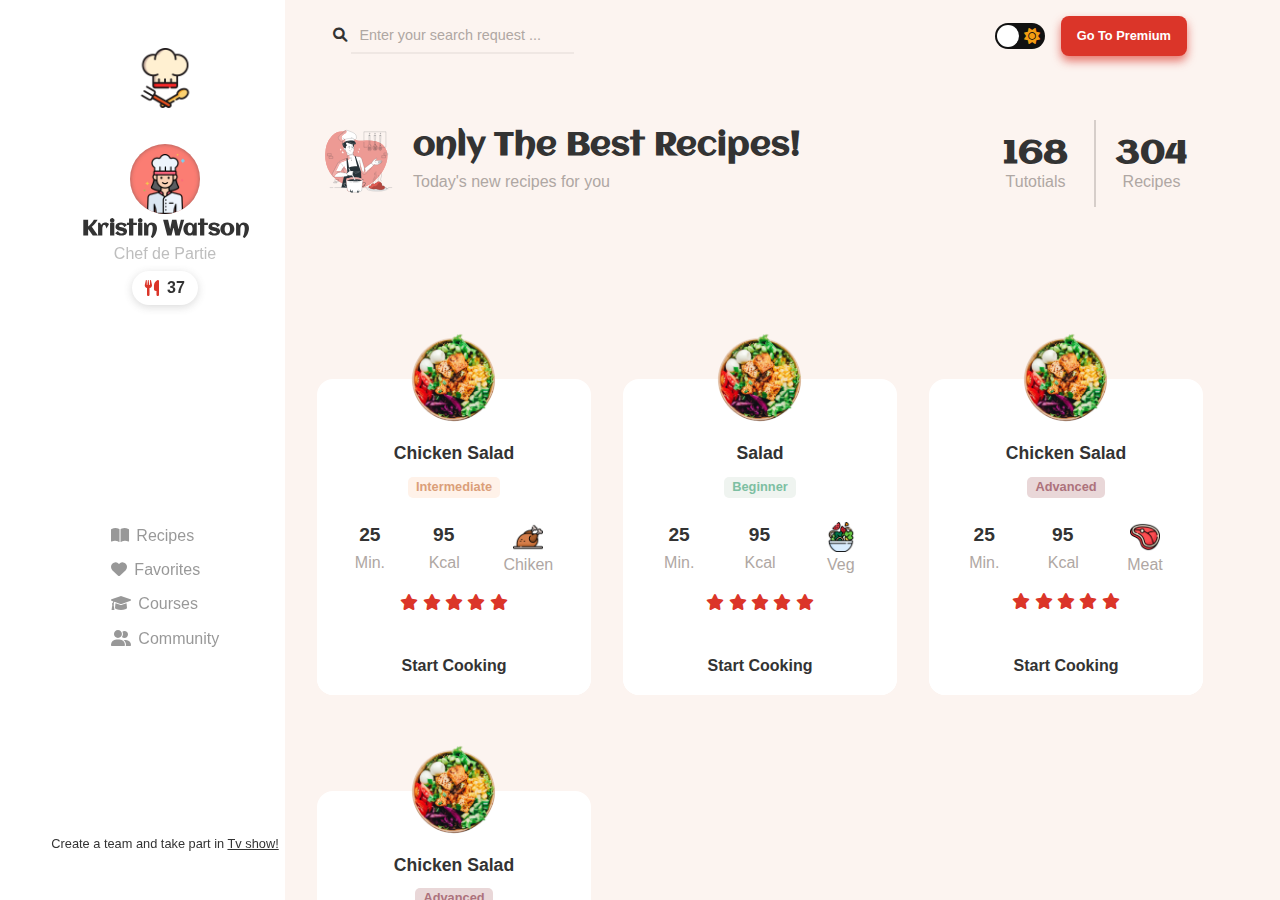
<file: index.html>
<!DOCTYPE html>
<html lang="en">
  <head>
    <meta charset="UTF-8" />
    <meta http-equiv="X-UA-Compatible" content="IE=edge" />
    <meta name="viewport" content="width=device-width, initial-scale=1.0" />
    <title>Foody</title>
    <!-- Style Link -->
    <link rel="stylesheet" href="./main.css" />
    <!-- <link rel="stylesheet" href="./css/main-style.css"> -->
    <!-- Top Icon -->
    <link rel="shrtcut icon" type="image/svg" href="./icons/top-logo.png" />
    <!-- Awesome Font -->
    <link rel="stylesheet" href="./css/all.min.css" />
    <!-- Normalize -->
    <link rel="stylesheet" href="./css/normalize.css" />
    <!-- Fonts -->
    <link rel="preconnect" href="https://fonts.googleapis.com" />
    <link rel="preconnect" href="https://fonts.gstatic.com" crossorigin />
    <link
      href="https://fonts.googleapis.com/css2?family=Aclonica&display=swap"
      rel="stylesheet"
    />
  </head>
  <body>
    <div class="container">
      <nav>
        <div class="nav-container">
          <div class="top">
            <div class="logo-content">
              <div class="logo">
                <img src="./icons/top-logo.png" alt="" />
              </div>
            </div>
            <div class="member">
              <div class="image">
                <img src="icons/chef.png" alt="" />
              </div>
              <div class="name">
                <h2>Kristin Watson</h2>
                <span>Chef de Partie</span>
              </div>
              <a href="#" class="cooked-box">
                <i class="fa-solid fa-utensils cooked-box-icon"></i>
                <span>37</span>
              </a>
            </div>
          </div>
          <div class="nav-links">
            <i class="fa-solid fa-bars bar"></i>
            <ul>
              <li>
                <a href="#">
                  <i class="fa-solid fa-book-open nav-icon"></i>
                  Recipes
                </a>
              </li>
              <li>
                <a href="#">
                  <i class="fa-solid fa-heart nav-icon"></i>
                  Favorites
                </a>
              </li>
              <li>
                <a href="#">
                  <i class="fa-solid fa-graduation-cap nav-icon"></i>
                  Courses
                </a>
              </li>
              <li>
                <a href="#">
                  <i class="fa-solid fa-user-group nav-icon"></i>
                  Community
                </a>
              </li>
            </ul>
          </div>
          <div class="team">
            <div class="images"></div>
            <p>Create a team and take part in <u>Tv show!</u></p>
          </div>
        </div>
      </nav>
      <section class="main-contents">
        <header>
          <form action="" class="search-box">
            <i class="fa-solid fa-magnifying-glass search-icon"></i>
            <input
              type="text"
              class="search-input"
              placeholder="Enter your search request ..."
            />
          </form>
          <div class="buttons">
            <div class="theme-btn">
              <input type="checkbox" id="themeBtn" class="check-box" />
              <label for="themeBtn" class="label">
                <i class="fa-solid fa-moon moon-icon"></i>
                <i class="fa-solid fa-sun sun-icon"></i>
                <div class="boll"></div>
              </label>
            </div>
            <div class="pro-button">
              <button>Go To Premium</button>
            </div>
          </div>
        </header>
        <div class="main-content">
          <div class="sub-header">
            <div class="right">
              <div class="image">
                <img src="./images/Chef-bro.svg" alt="" />
              </div>
              <div class="text">
                <h1>only The Best Recipes!</h1>
                <p>Today's new recipes for you</p>
              </div>
            </div>
            <div class="left">
              <div class="nums">
                <div class="num">
                  <h2>168</h2>
                  <span>Tutotials</span>
                </div>
                <div class="num">
                  <h2>304</h2>
                  <span>Recipes</span>
                </div>
              </div>
            </div>
          </div>
          <div class="cards">
            <!-- Card 1 -->
            <div class="card">
              <div class="food-image">
                <img src="./images/chiken.png" alt="" />
              </div>
              <h3>Chicken Salad</h3>
              <span class="level" data-level="intermediate">Intermediate</span>
              <div class="nums">
                <div class="hour">
                  <h3>25</h3>
                  <span>Min.</span>
                </div>
                <div class="kcal">
                  <h3>95</h3>
                  <span>Kcal</span>
                </div>
                <div class="type">
                  <div class="image" data-type="chiken">
                    <img src="./icons/type-icon/chicken.png" alt="" />
                  </div>
                  <span>Chiken</span>
                </div>
              </div>
              <div class="starts">
                <i class="fa-solid fa-star"></i>
                <i class="fa-solid fa-star"></i>
                <i class="fa-solid fa-star"></i>
                <i class="fa-solid fa-star"></i>
                <i class="fa-solid fa-star"></i>
              </div>
              <div class="btn">
                <button class="start-btn">Start Cooking</button>
              </div>
            </div>
            <!-- Card2 -->
            <div class="card">
              <div class="food-image">
                <img src="./images/chiken.png" alt="" />
              </div>
              <h3>Salad</h3>
              <span class="level" data-level="beginner">Beginner</span>
              <div class="nums">
                <div class="hour">
                  <h3>25</h3>
                  <span>Min.</span>
                </div>
                <div class="kcal">
                  <h3>95</h3>
                  <span>Kcal</span>
                </div>
                <div class="type">
                  <div class="image" data-type="veg">
                    <img src="./icons/type-icon/salad.png" alt="" />
                  </div>
                  <span>Veg</span>
                </div>
              </div>
              <div class="starts">
                <i class="fa-solid fa-star"></i>
                <i class="fa-solid fa-star"></i>
                <i class="fa-solid fa-star"></i>
                <i class="fa-solid fa-star"></i>
                <i class="fa-solid fa-star"></i>
              </div>
              <div class="btn">
                <button class="start-btn">Start Cooking</button>
              </div>
            </div>
            <div class="card">
              <div class="food-image">
                <img src="./images/chiken.png" alt="" />
              </div>
              <h3>Chicken Salad</h3>
              <span class="level" data-level="advanced">Advanced</span>
              <div class="nums">
                <div class="hour">
                  <h3>25</h3>
                  <span>Min.</span>
                </div>
                <div class="kcal">
                  <h3>95</h3>
                  <span>Kcal</span>
                </div>
                <div class="type">
                  <div class="image" data-type="meat">
                    <img src="./icons/type-icon/meat.png" alt="" />
                  </div>
                  <span>Meat</span>
                </div>
              </div>
              <div class="starts">
                <i class="fa-solid fa-star"></i>
                <i class="fa-solid fa-star"></i>
                <i class="fa-solid fa-star"></i>
                <i class="fa-solid fa-star"></i>
                <i class="fa-solid fa-star"></i>
              </div>
              <div class="btn">
                <button class="start-btn">Start Cooking</button>
              </div>
            </div>
            <div class="card">
              <div class="food-image">
                <img src="./images/chiken.png" alt="" />
              </div>
              <h3>Chicken Salad</h3>
              <span class="level" data-level="advanced">Advanced</span>
              <div class="nums">
                <div class="hour">
                  <h3>25</h3>
                  <span>Min.</span>
                </div>
                <div class="kcal">
                  <h3>95</h3>
                  <span>Kcal</span>
                </div>
                <div class="type">
                  <div class="image" data-type="meat">
                    <img src="./icons/type-icon/meat.png" alt="" />
                  </div>
                  <span>Meat</span>
                </div>
              </div>
              <div class="starts">
                <i class="fa-solid fa-star"></i>
                <i class="fa-solid fa-star"></i>
                <i class="fa-solid fa-star"></i>
                <i class="fa-solid fa-star"></i>
                <i class="fa-solid fa-star"></i>
              </div>
              <div class="btn">
                <button class="start-btn">Start Cooking</button>
              </div>
            </div>
          </div>
        </div>
      </section>
    </div>

    <!-- JavaScript -->
    <script src="./js/main.js"></script>
  </body>
</html>
</file>
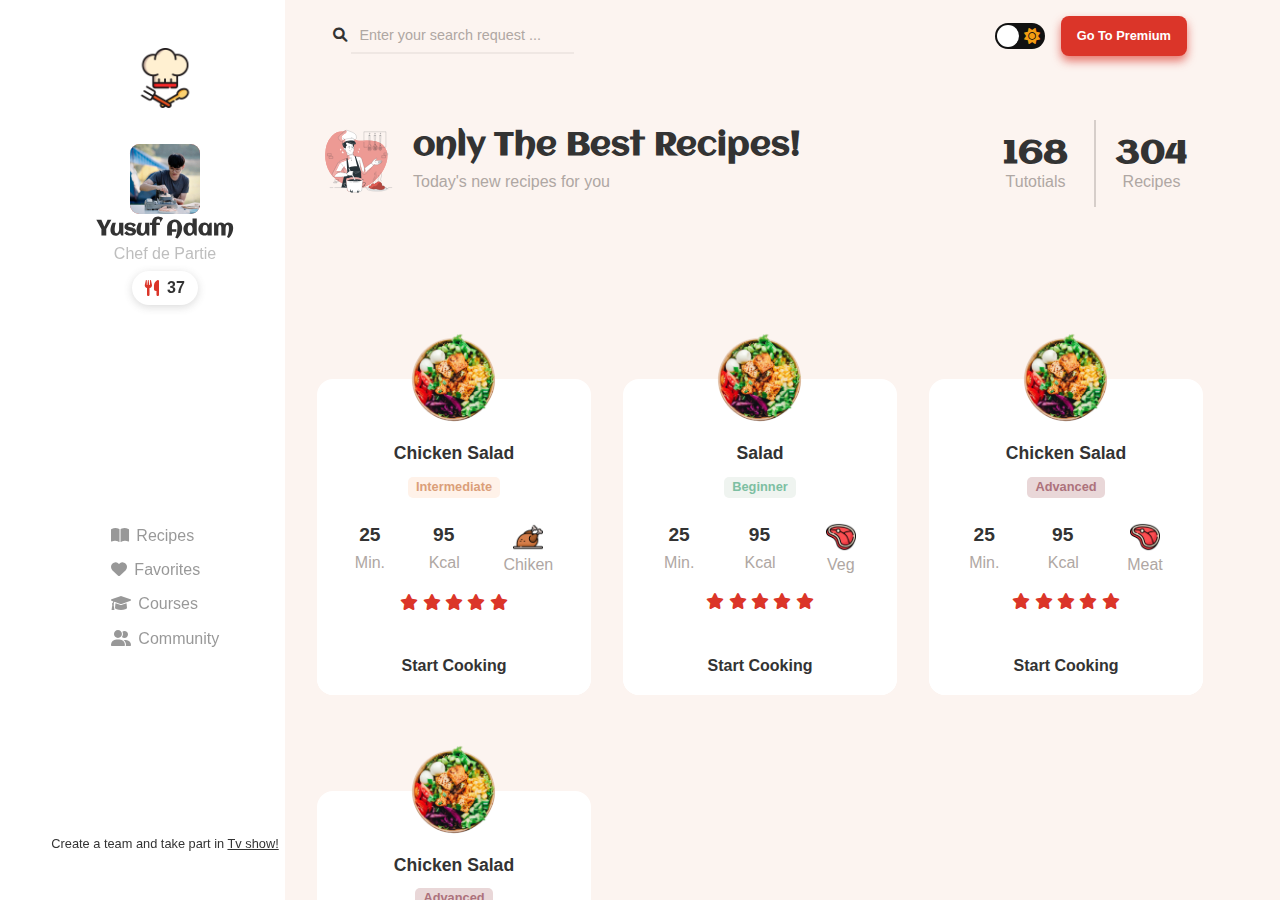
<file: layout/index.html>
<!DOCTYPE html>
<html lang="en">
  <head>
    <meta charset="UTF-8" />
    <meta http-equiv="X-UA-Compatible" content="IE=edge" />
    <meta name="viewport" content="width=device-width, initial-scale=1.0" />
    <title>Foody</title>
    <!-- Style Link -->
    <link rel="stylesheet" href="./main.css" />
    <!-- <link rel="stylesheet" href="./css/main-style.css"> -->
    <!-- Top Icon -->
    <link rel="shrtcut icon" type="image/svg" href="./icons/top-logo.png" />
    <!-- Awesome Font -->
    <link rel="stylesheet" href="./css/all.min.css" />
    <!-- Normalize -->
    <link rel="stylesheet" href="./css/normalize.css" />
    <!-- Fonts -->
    <link rel="preconnect" href="https://fonts.googleapis.com" />
    <link rel="preconnect" href="https://fonts.gstatic.com" crossorigin />
    <link
      href="https://fonts.googleapis.com/css2?family=Aclonica&display=swap"
      rel="stylesheet"
    />
  </head>
  <body>
    <div class="background-container">
      <div class="home-container">
        <nav>
          <div class="nav-container">
            <div class="top">
              <div class="logo-content">
                <a href="index.html" class="logo">
                  <img src="./icons/top-logo.png" alt="" />
                </a>
              </div>
              <div class="member">
                <div class="image">
                  <img src="images/member-page-img/cooker.jpg" alt="" />
                </div>
                <div class="name">
                  <h2>Yusuf Adam</h2>
                  <span>Chef de Partie</span>
                </div>
                <a href="#" class="cooked-box">
                  <i class="fa-solid fa-utensils cooked-box-icon"></i>
                  <span>37</span>
                </a>
              </div>
            </div>
            <div class="nav-links">
              <i class="fa-solid fa-bars bar"></i>
              <ul>
                <li>
                  <a href="member-page.html">
                    <i class="fa-solid fa-book-open nav-icon"></i>
                    Recipes
                  </a>
                </li>
                <li>
                  <a href="#">
                    <i class="fa-solid fa-heart nav-icon"></i>
                    Favorites
                  </a>
                </li>
                <li>
                  <a href="#">
                    <i class="fa-solid fa-graduation-cap nav-icon"></i>
                    Courses
                  </a>
                </li>
                <li>
                  <a href="#">
                    <i class="fa-solid fa-user-group nav-icon"></i>
                    Community
                  </a>
                </li>
              </ul>
            </div>
            <div class="team">
              <div class="images"></div>
              <p>Create a team and take part in <u>Tv show!</u></p>
            </div>
          </div>
        </nav>
        <section class="main-contents">
          <div class="header">
            <form action="" class="search-box">
              <i class="fa-solid fa-magnifying-glass search-icon"></i>
              <input
                type="text"
                class="search-input"
                placeholder="Enter your search request ..."
              />
            </form>
            <div class="buttons">
              <div class="theme-btn">
                <input type="checkbox" id="themeBtn" class="check-box" />
                <label for="themeBtn" class="label">
                  <i class="fa-solid fa-moon moon-icon"></i>
                  <i class="fa-solid fa-sun sun-icon"></i>
                  <div class="boll"></div>
                </label>
              </div>
              <div class="pro-button">
                <button class="cta-button">Go To Premium</button>
              </div>
            </div>
          </div>
          <div class="main-content">
            <div class="sub-header">
              <div class="right">
                <div class="image">
                  <img src="./images/Chef-bro.svg" alt="" />
                </div>
                <div class="text">
                  <h1>only The Best Recipes!</h1>
                  <p>Today's new recipes for you</p>
                </div>
              </div>
              <div class="left">
                <div class="nums">
                  <div class="num">
                    <h2>168</h2>
                    <span>Tutotials</span>
                  </div>
                  <div class="num">
                    <h2>304</h2>
                    <span>Recipes</span>
                  </div>
                </div>
              </div>
            </div>
            <div class="cards">
              <!-- Card 1 -->
              <div class="card">
                <div class="food-image">
                  <img src="./images/chiken.png" alt="" />
                </div>
                <h3>Chicken Salad</h3>
                <span class="level" data-level="intermediate"
                  >Intermediate</span
                >
                <div class="nums">
                  <div class="hour">
                    <h3>25</h3>
                    <span>Min.</span>
                  </div>
                  <div class="kcal">
                    <h3>95</h3>
                    <span>Kcal</span>
                  </div>
                  <div class="type">
                    <div class="image" data-type="chiken">
                      <img src="./icons/type-icon/chicken.png" alt="" />
                    </div>
                    <span>Chiken</span>
                  </div>
                </div>
                <div class="starts">
                  <i class="fa-solid fa-star"></i>
                  <i class="fa-solid fa-star"></i>
                  <i class="fa-solid fa-star"></i>
                  <i class="fa-solid fa-star"></i>
                  <i class="fa-solid fa-star"></i>
                </div>
                <div class="btn">
                  <button class="start-btn">Start Cooking</button>
                </div>
              </div>
              <!-- Card2 -->
              <div class="card">
                <div class="food-image">
                  <img src="./images/chiken.png" alt="" />
                </div>
                <h3>Salad</h3>
                <span class="level" data-level="beginner">Beginner</span>
                <div class="nums">
                  <div class="hour">
                    <h3>25</h3>
                    <span>Min.</span>
                  </div>
                  <div class="kcal">
                    <h3>95</h3>
                    <span>Kcal</span>
                  </div>
                  <div class="type">
                    <div class="image" data-type="veg">
                      <img src="./icons/type-icon/meat.png" alt="" />
                    </div>
                    <span>Veg</span>
                  </div>
                </div>
                <div class="starts">
                  <i class="fa-solid fa-star"></i>
                  <i class="fa-solid fa-star"></i>
                  <i class="fa-solid fa-star"></i>
                  <i class="fa-solid fa-star"></i>
                  <i class="fa-solid fa-star"></i>
                </div>
                <div class="btn">
                  <button class="start-btn">Start Cooking</button>
                </div>
              </div>
              <div class="card">
                <div class="food-image">
                  <img src="./images/chiken.png" alt="" />
                </div>
                <h3>Chicken Salad</h3>
                <span class="level" data-level="advanced">Advanced</span>
                <div class="nums">
                  <div class="hour">
                    <h3>25</h3>
                    <span>Min.</span>
                  </div>
                  <div class="kcal">
                    <h3>95</h3>
                    <span>Kcal</span>
                  </div>
                  <div class="type">
                    <div class="image" data-type="meat">
                      <img src="./icons/type-icon/meat.png" alt="" />
                    </div>
                    <span>Meat</span>
                  </div>
                </div>
                <div class="starts">
                  <i class="fa-solid fa-star"></i>
                  <i class="fa-solid fa-star"></i>
                  <i class="fa-solid fa-star"></i>
                  <i class="fa-solid fa-star"></i>
                  <i class="fa-solid fa-star"></i>
                </div>
                <div class="btn">
                  <button class="start-btn">Start Cooking</button>
                </div>
              </div>
              <div class="card">
                <div class="food-image">
                  <img src="./images/chiken.png" alt="" />
                </div>
                <h3>Chicken Salad</h3>
                <span class="level" data-level="advanced">Advanced</span>
                <div class="nums">
                  <div class="hour">
                    <h3>25</h3>
                    <span>Min.</span>
                  </div>
                  <div class="kcal">
                    <h3>95</h3>
                    <span>Kcal</span>
                  </div>
                  <div class="type">
                    <div class="image" data-type="meat">
                      <img src="./icons/type-icon/meat.png" alt="" />
                    </div>
                    <span>Meat</span>
                  </div>
                </div>
                <div class="starts">
                  <i class="fa-solid fa-star"></i>
                  <i class="fa-solid fa-star"></i>
                  <i class="fa-solid fa-star"></i>
                  <i class="fa-solid fa-star"></i>
                  <i class="fa-solid fa-star"></i>
                </div>
                <div class="btn">
                  <button class="start-btn">Start Cooking</button>
                </div>
              </div>
            </div>
          </div>
        </section>
      </div>
    </div>

    <!-- JavaScript -->
    <script src="./js/main.js"></script>
  </body>
</html>
</file>
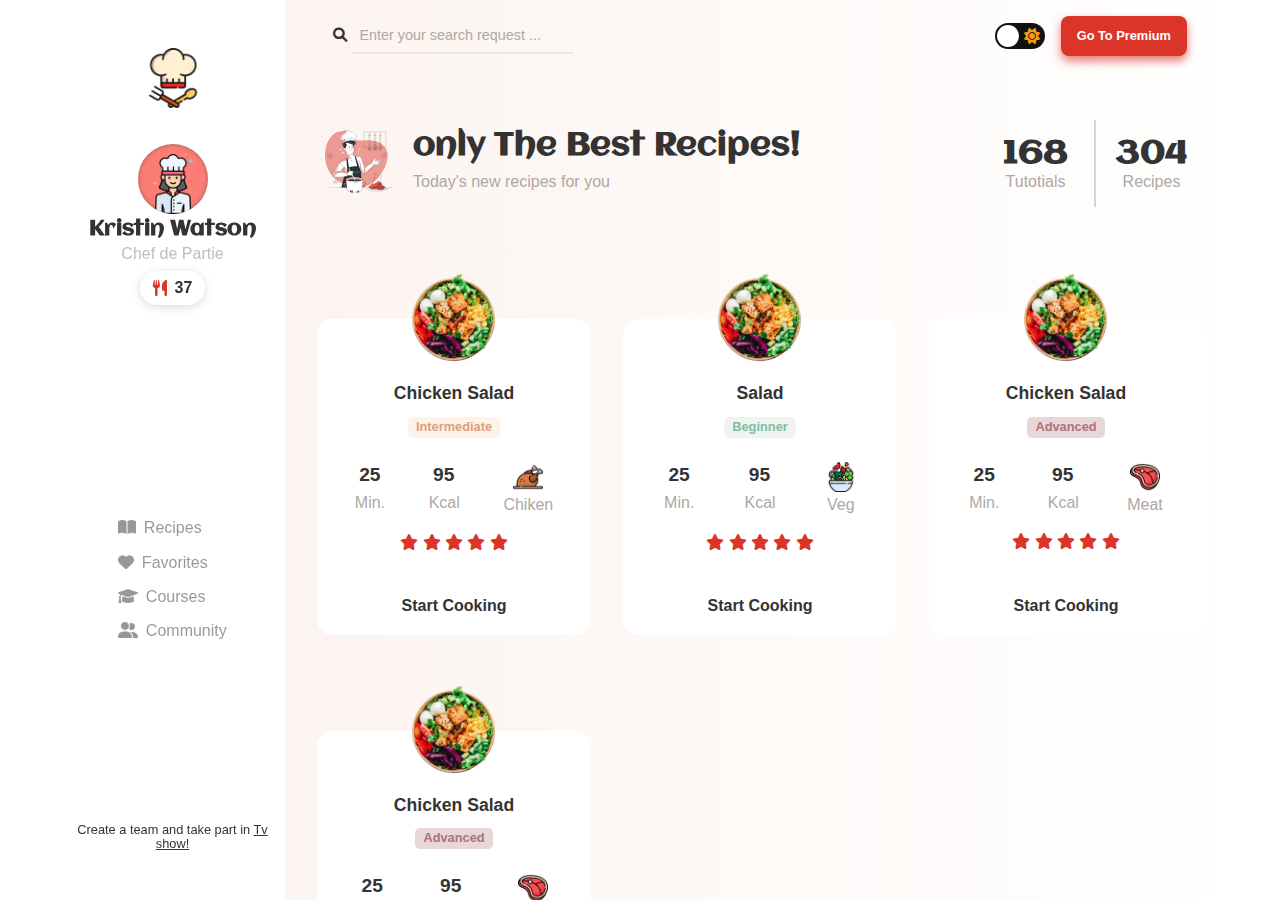
<file: layout/classic/index.html>
<!DOCTYPE html>
<html lang="en">
  <head>
    <meta charset="UTF-8" />
    <meta http-equiv="X-UA-Compatible" content="IE=edge" />
    <meta name="viewport" content="width=device-width, initial-scale=1.0" />
    <title>Foody</title>
    <!-- Style Link -->
    <link rel="stylesheet" href="./main.css" />
    <!-- <link rel="stylesheet" href="./css/main-style.css"> -->
    <!-- Top Icon -->
    <link rel="shrtcut icon" type="image/svg" href="./icons/top-logo.png" />
    <!-- Awesome Font -->
    <link rel="stylesheet" href="./css/all.min.css" />
    <!-- Normalize -->
    <link rel="stylesheet" href="./css/normalize.css" />
    <!-- Fonts -->
    <link rel="preconnect" href="https://fonts.googleapis.com" />
    <link rel="preconnect" href="https://fonts.gstatic.com" crossorigin />
    <link
      href="https://fonts.googleapis.com/css2?family=Aclonica&display=swap"
      rel="stylesheet"
    />
  </head>
  <body>
    <div class="container">
      <nav>
        <div class="container">
          <div class="nav-container">
            <div class="top">
              <div class="logo-content">
                <div class="logo">
                  <img src="./icons/top-logo.png" alt="" />
                </div>
              </div>
              <div class="member">
                <div class="image">
                  <img src="icons/chef.png" alt="" />
                </div>
                <div class="name">
                  <h2>Kristin Watson</h2>
                  <span>Chef de Partie</span>
                </div>
                <a href="#" class="cooked-box">
                  <i class="fa-solid fa-utensils cooked-box-icon"></i>
                  <span>37</span>
                </a>
              </div>
            </div>
            <div class="nav-links">
              <ul>
                <li>
                  <a href="#">
                    <i class="fa-solid fa-book-open nav-icon"></i>
                    Recipes
                  </a>
                </li>
                <li>
                  <a href="#">
                    <i class="fa-solid fa-heart nav-icon"></i>
                    Favorites
                  </a>
                </li>
                <li>
                  <a href="#">
                    <i class="fa-solid fa-graduation-cap nav-icon"></i>
                    Courses
                  </a>
                </li>
                <li>
                  <a href="#">
                    <i class="fa-solid fa-user-group nav-icon"></i>
                    Community
                  </a>
                </li>
              </ul>
            </div>
            <div class="team">
              <div class="images"></div>
              <p>Create a team and take part in <u>Tv show!</u></p>
            </div>
          </div>
        </div>
      </nav>
      <section class="main-contents">
        <header>
          <form action="" class="search-box">
            <i class="fa-solid fa-magnifying-glass search-icon"></i>
            <input
              type="text"
              class="search-input"
              placeholder="Enter your search request ..."
            />
          </form>
          <div class="buttons">
            <div class="theme-btn">
              <input type="checkbox" id="themeBtn" class="check-box" />
              <label for="themeBtn" class="label">
                <i class="fa-solid fa-moon moon-icon"></i>
                <i class="fa-solid fa-sun sun-icon"></i>
                <div class="boll"></div>
              </label>
            </div>
            <div class="pro-button">
              <button>Go To Premium</button>
            </div>
          </div>
        </header>
        <div class="main-content">
          <div class="sub-header">
            <div class="right">
              <div class="image">
                <img src="./images/Chef-bro.svg" alt="" />
              </div>
              <div class="text">
                <h1>only The Best Recipes!</h1>
                <p>Today's new recipes for you</p>
              </div>
            </div>
            <div class="left">
              <div class="nums">
                <div class="num">
                  <h2>168</h2>
                  <span>Tutotials</span>
                </div>
                <div class="num">
                  <h2>304</h2>
                  <span>Recipes</span>
                </div>
              </div>
            </div>
          </div>
          <div class="cards">
            <!-- Card 1 -->
            <div class="card">
              <div class="food-image">
                <img src="./images/chiken.png" alt="" />
              </div>
              <h3>Chicken Salad</h3>
              <span class="level" data-level="intermediate">Intermediate</span>
              <div class="nums">
                <div class="hour">
                  <h3>25</h3>
                  <span>Min.</span>
                </div>
                <div class="kcal">
                  <h3>95</h3>
                  <span>Kcal</span>
                </div>
                <div class="type">
                  <div class="image" data-type="chiken">
                    <img src="./icons/type-icon/chicken.png" alt="" />
                  </div>
                  <span>Chiken</span>
                </div>
              </div>
              <div class="starts">
                <i class="fa-solid fa-star"></i>
                <i class="fa-solid fa-star"></i>
                <i class="fa-solid fa-star"></i>
                <i class="fa-solid fa-star"></i>
                <i class="fa-solid fa-star"></i>
              </div>
              <div class="btn">
                <button class="start-btn">Start Cooking</button>
              </div>
            </div>
            <!-- Card2 -->
            <div class="card">
              <div class="food-image">
                <img src="./images/chiken.png" alt="" />
              </div>
              <h3>Salad</h3>
              <span class="level" data-level="beginner">Beginner</span>
              <div class="nums">
                <div class="hour">
                  <h3>25</h3>
                  <span>Min.</span>
                </div>
                <div class="kcal">
                  <h3>95</h3>
                  <span>Kcal</span>
                </div>
                <div class="type">
                  <div class="image" data-type="veg">
                    <img src="./icons/type-icon/salad.png" alt="" />
                  </div>
                  <span>Veg</span>
                </div>
              </div>
              <div class="starts">
                <i class="fa-solid fa-star"></i>
                <i class="fa-solid fa-star"></i>
                <i class="fa-solid fa-star"></i>
                <i class="fa-solid fa-star"></i>
                <i class="fa-solid fa-star"></i>
              </div>
              <div class="btn">
                <button class="start-btn">Start Cooking</button>
              </div>
            </div>
            <div class="card">
              <div class="food-image">
                <img src="./images/chiken.png" alt="" />
              </div>
              <h3>Chicken Salad</h3>
              <span class="level" data-level="advanced">Advanced</span>
              <div class="nums">
                <div class="hour">
                  <h3>25</h3>
                  <span>Min.</span>
                </div>
                <div class="kcal">
                  <h3>95</h3>
                  <span>Kcal</span>
                </div>
                <div class="type">
                  <div class="image" data-type="meat">
                    <img src="./icons/type-icon/meat.png" alt="" />
                  </div>
                  <span>Meat</span>
                </div>
              </div>
              <div class="starts">
                <i class="fa-solid fa-star"></i>
                <i class="fa-solid fa-star"></i>
                <i class="fa-solid fa-star"></i>
                <i class="fa-solid fa-star"></i>
                <i class="fa-solid fa-star"></i>
              </div>
              <div class="btn">
                <button class="start-btn">Start Cooking</button>
              </div>
            </div>
            <div class="card">
              <div class="food-image">
                <img src="./images/chiken.png" alt="" />
              </div>
              <h3>Chicken Salad</h3>
              <span class="level" data-level="advanced">Advanced</span>
              <div class="nums">
                <div class="hour">
                  <h3>25</h3>
                  <span>Min.</span>
                </div>
                <div class="kcal">
                  <h3>95</h3>
                  <span>Kcal</span>
                </div>
                <div class="type">
                  <div class="image" data-type="meat">
                    <img src="./icons/type-icon/meat.png" alt="" />
                  </div>
                  <span>Meat</span>
                </div>
              </div>
              <div class="starts">
                <i class="fa-solid fa-star"></i>
                <i class="fa-solid fa-star"></i>
                <i class="fa-solid fa-star"></i>
                <i class="fa-solid fa-star"></i>
                <i class="fa-solid fa-star"></i>
              </div>
              <div class="btn">
                <button class="start-btn">Start Cooking</button>
              </div>
            </div>
          </div>
        </div>
      </section>
    </div>

    <!-- JavaScript -->
    <script src="./js/main.js"></script>
  </body>
</html>
</file>
<file: main.css>
:root {
  --main-margin: 80px;
  --section-padding: 60px;
}

:root {
  --green: #7dbfa2;
  --dark-green: #7bbfa4;
  --green-text: #98b4a7;
  --green-background: #eff4f0;
  --red: #db3529;
  --red-text: #ad727c;
  --red-background: #e9d7d8;
  --yellow: #db9f79;
  --yellow-background: #fff2e9;
  --pink: #fb7d73;
  --main-background: #fcf4f0;
  --sub-text: #afa7a3;
}

h1,
h2 {
  font-family: "Aclonica", sans-serif;
}

* {
  -webkit-box-sizing: border-box;
  box-sizing: border-box;
  margin: 0;
  padding: 0;
}

html {
  scroll-behavior: smooth;
}

::-moz-selection {
  background-color: var(--pink);
  color: #fff;
}

::selection {
  background-color: var(--pink);
  color: #fff;
}

/* Start secroller Edit */
::-webkit-scrollbar {
  width: 12px;
}

::-webkit-scrollbar-thumb {
  background-color: var(--green-text);
}

/* End secroller Edit */
body {
  /* font-family: "Work Sans", sans-serif; */
  font-family: "Almarai", sans-serif;
  color: #333;
  background: -webkit-gradient(linear, left top, right top, color-stop(50%, #fff), color-stop(50%, var(--main-background)));
  background: linear-gradient(90deg, #fff 50%, var(--main-background) 50%);
}
@media (max-width: 820px) {
  body {
    background: unset;
    background-color: var(--main-background) !important;
  }
}

.container {
  padding-left: 15px;
  padding-right: 15px;
  margin-left: auto;
  margin-right: auto;
  display: -ms-grid !important;
  display: grid !important;
  -ms-grid-columns: 240px 1fr !important;
  grid-template-columns: 240px 1fr !important;
  width: 100vw;
  height: 100vh;
  overflow-x: hidden;
}
@media (max-width: 820px) {
  .container {
    -ms-grid-columns: 1fr !important;
    grid-template-columns: 1fr !important;
  }
}

/* Small */
@media (min-width: 768px) {
  .container {
    width: 820px;
  }
}
/* Medium */
@media (min-width: 992px) {
  .container {
    width: 970px;
  }
}
/* Large */
@media (min-width: 1200px) {
  .container {
    width: 1220px;
  }
}
nav {
  background-color: #fff;
}
@media (max-width: 820px) {
  nav {
    background-color: transparent;
  }
}
nav .nav-container {
  height: 100vh;
  width: 240px;
  display: -webkit-box;
  display: -ms-flexbox;
  display: flex;
  -webkit-box-pack: justify;
      -ms-flex-pack: justify;
          justify-content: space-between;
  -webkit-box-align: center;
      -ms-flex-align: center;
          align-items: center;
  -webkit-box-orient: vertical;
  -webkit-box-direction: normal;
      -ms-flex-direction: column;
          flex-direction: column;
  padding: 3rem 0;
  position: fixed;
  top: auto;
}
@media (max-width: 820px) {
  nav .nav-container {
    width: 100%;
    position: relative;
    -webkit-box-orient: horizontal;
    -webkit-box-direction: normal;
        -ms-flex-direction: row;
            flex-direction: row;
    height: auto;
    padding: 1rem 0;
  }
}
nav .nav-container .top {
  display: -webkit-box;
  display: -ms-flexbox;
  display: flex;
  -webkit-box-pack: center;
      -ms-flex-pack: center;
          justify-content: center;
  -webkit-box-align: center;
      -ms-flex-align: center;
          align-items: center;
  -webkit-box-orient: vertical;
  -webkit-box-direction: normal;
      -ms-flex-direction: column;
          flex-direction: column;
}
@media (max-width: 820px) {
  nav .nav-container .top {
    -webkit-box-orient: horizontal;
    -webkit-box-direction: normal;
        -ms-flex-direction: row;
            flex-direction: row;
  }
}
nav .nav-container .top .logo-content {
  display: -webkit-box;
  display: -ms-flexbox;
  display: flex;
  -webkit-box-pack: justify;
      -ms-flex-pack: justify;
          justify-content: space-between;
  -webkit-box-align: center;
      -ms-flex-align: center;
          align-items: center;
}
nav .nav-container .top .logo-content .logo img {
  width: 60px;
}
nav .nav-container .top .member {
  margin: 2rem 0;
  display: -webkit-box;
  display: -ms-flexbox;
  display: flex;
  -webkit-box-pack: center;
      -ms-flex-pack: center;
          justify-content: center;
  -webkit-box-align: center;
      -ms-flex-align: center;
          align-items: center;
  -webkit-box-orient: vertical;
  -webkit-box-direction: normal;
      -ms-flex-direction: column;
          flex-direction: column;
}
@media (max-width: 820px) {
  nav .nav-container .top .member {
    -webkit-box-orient: horizontal;
    -webkit-box-direction: normal;
        -ms-flex-direction: row;
            flex-direction: row;
    margin: 0 1rem;
  }
}
nav .nav-container .top .member .image {
  width: 70px;
  height: 70px;
  border-radius: 50%;
  background-color: var(--pink);
  display: -webkit-box;
  display: -ms-flexbox;
  display: flex;
  -webkit-box-pack: center;
      -ms-flex-pack: center;
          justify-content: center;
  -webkit-box-align: end;
      -ms-flex-align: end;
          align-items: flex-end;
  overflow: hidden;
  -webkit-box-shadow: 0 0 4px #41414180 inset;
          box-shadow: 0 0 4px #41414180 inset;
}
@media (max-width: 820px) {
  nav .nav-container .top .member .image {
    width: 50px;
    height: 50px;
    margin: 0 1rem;
  }
}
nav .nav-container .top .member .image img {
  width: 60px;
  height: 60px;
}
@media (max-width: 820px) {
  nav .nav-container .top .member .image img {
    width: 40px;
    height: 40px;
  }
}
nav .nav-container .top .member .name {
  text-align: center;
}
nav .nav-container .top .member .name h2 {
  font-size: 1.3rem;
  margin: 0.2rem 0;
}
@media (max-width: 820px) {
  nav .nav-container .top .member .name h2 {
    font-size: 0.8rem;
    white-space: nowrap;
  }
}
nav .nav-container .top .member .name span {
  color: #bebebe;
}
@media (max-width: 820px) {
  nav .nav-container .top .member .name span {
    font-size: 0.7rem;
  }
}
nav .nav-container .top .member .cooked-box {
  display: -webkit-box;
  display: -ms-flexbox;
  display: flex;
  -webkit-box-pack: center;
      -ms-flex-pack: center;
          justify-content: center;
  -webkit-box-align: center;
      -ms-flex-align: center;
          align-items: center;
  margin-top: 0.5rem;
  padding: 0.5rem 0.8rem;
  border-radius: 50px;
  background-color: #fff;
  text-decoration: none;
  color: #333;
  -webkit-box-shadow: 0px 2px 8px rgba(68, 68, 68, 0.2);
          box-shadow: 0px 2px 8px rgba(68, 68, 68, 0.2);
}
@media (max-width: 820px) {
  nav .nav-container .top .member .cooked-box {
    display: none;
  }
}
nav .nav-container .top .member .cooked-box .cooked-box-icon {
  color: var(--red);
  margin-right: 0.5rem;
  font-size: 1rem;
}
nav .nav-container .top .member .cooked-box span {
  font-weight: 600;
}
nav .nav-container .nav-links .bar {
  display: none;
  font-size: 1.5rem;
  cursor: pointer;
}
@media (max-width: 820px) {
  nav .nav-container .nav-links .bar {
    display: block;
  }
}
nav .nav-container .nav-links .bar.active + ul {
  display: block;
}
nav .nav-container .nav-links ul {
  list-style: none;
}
@media (max-width: 820px) {
  nav .nav-container .nav-links ul {
    display: none;
    position: absolute;
    background-color: #fff;
    padding: 1rem;
    width: 100%;
    left: 50%;
    -webkit-transform: translateX(-50%);
            transform: translateX(-50%);
    z-index: 10;
    top: 96px;
    text-align: center;
    border-radius: 1rem;
  }
}
nav .nav-container .nav-links ul li {
  margin: 1rem 0;
}
@media (max-width: 820px) {
  nav .nav-container .nav-links ul li {
    padding: 1rem;
  }
}
nav .nav-container .nav-links ul li a {
  opacity: 0.5;
  color: #333;
  text-decoration: none;
  -webkit-transition: 0.3s;
  transition: 0.3s;
  white-space: nowrap;
}
nav .nav-container .nav-links ul li a .nav-icon {
  margin-right: 0.2rem;
  font-size: 1rem;
}
nav .nav-container .nav-links ul li:hover a {
  opacity: 1;
}
nav .nav-container .nav-links ul li:hover a .nav-icon {
  color: var(--red);
}
nav .nav-container .team p {
  font-size: 0.8rem;
  text-align: center;
}
@media (max-width: 820px) {
  nav .nav-container .team p {
    display: none;
  }
}

.main-contents {
  background-color: var(--main-background);
  padding: 0 2rem;
}
@media (max-width: 820px) {
  .main-contents {
    padding: 0;
  }
}
.main-contents header {
  display: -webkit-box;
  display: -ms-flexbox;
  display: flex;
  -webkit-box-pack: justify;
      -ms-flex-pack: justify;
          justify-content: space-between;
  -webkit-box-align: center;
      -ms-flex-align: center;
          align-items: center;
  -ms-flex-wrap: wrap;
      flex-wrap: wrap;
  padding: 1rem;
}
@media (max-width: 820px) {
  .main-contents header {
    -webkit-box-pack: center;
        -ms-flex-pack: center;
            justify-content: center;
  }
}
@media (max-width: 820px) {
  .main-contents header form {
    margin: 1rem 0;
  }
}
.main-contents header form .search-icon {
  color: #333;
  font-size: 0.9rem;
}
.main-contents header form .search-input {
  background-color: transparent;
  padding: 0.5rem;
  border: none;
  border-bottom: 2px solid #efe7e3;
}
.main-contents header form .search-input:focus {
  outline: none;
}
.main-contents header form .search-input::-webkit-input-placeholder {
  color: var(--sub-text);
  font-size: 0.9rem;
}
.main-contents header form .search-input::-moz-placeholder {
  color: var(--sub-text);
  font-size: 0.9rem;
}
.main-contents header form .search-input:-ms-input-placeholder {
  color: var(--sub-text);
  font-size: 0.9rem;
}
.main-contents header form .search-input::-ms-input-placeholder {
  color: var(--sub-text);
  font-size: 0.9rem;
}
.main-contents header form .search-input::placeholder {
  color: var(--sub-text);
  font-size: 0.9rem;
}
.main-contents header .buttons {
  display: -webkit-box;
  display: -ms-flexbox;
  display: flex;
  -webkit-box-align: center;
      -ms-flex-align: center;
          align-items: center;
  -webkit-box-pack: center;
      -ms-flex-pack: center;
          justify-content: center;
}
.main-contents header .buttons .theme-btn .check-box {
  opacity: 0;
  position: absolute;
}
.main-contents header .buttons .theme-btn .label {
  position: relative;
  background-color: #111;
  display: -webkit-box;
  display: -ms-flexbox;
  display: flex;
  -webkit-box-align: center;
      -ms-flex-align: center;
          align-items: center;
  -webkit-box-pack: justify;
      -ms-flex-pack: justify;
          justify-content: space-between;
  border-radius: 50px;
  padding: 5px;
  height: 26px;
  width: 50px;
  margin: 0 1rem;
}
.main-contents header .buttons .theme-btn .label .moon-icon {
  color: #f1c40f;
}
.main-contents header .buttons .theme-btn .label .sun-icon {
  color: #f39c12;
}
.main-contents header .buttons .theme-btn .label .boll {
  background-color: #fff;
  height: 22px;
  width: 22px;
  position: absolute;
  top: 2px;
  left: 2px;
  border-radius: 50%;
  -webkit-transition: -webkit-transform 0.2s linear;
  transition: -webkit-transform 0.2s linear;
  transition: transform 0.2s linear;
  transition: transform 0.2s linear, -webkit-transform 0.2s linear;
  cursor: pointer;
}
.main-contents header .buttons .theme-btn .label .boll.checked {
  -webkit-transform: translateX(24px) !important;
          transform: translateX(24px) !important;
}
.main-contents header .buttons .pro-button button {
  background-color: var(--red);
  color: #fff;
  font-weight: 600;
  font-size: 0.8rem;
  padding: 0.8rem 1rem;
  border: none;
  border-radius: 0.5rem;
  cursor: pointer;
  -webkit-box-shadow: 0 5px 10px #db3529a8;
          box-shadow: 0 5px 10px #db3529a8;
}
.main-contents header .buttons .pro-button button:focus {
  outline: none;
}
.main-contents .main-content .sub-header {
  display: -webkit-box;
  display: -ms-flexbox;
  display: flex;
  -webkit-box-pack: justify;
      -ms-flex-pack: justify;
          justify-content: space-between;
  -webkit-box-align: center;
      -ms-flex-align: center;
          align-items: center;
  -ms-flex-wrap: wrap;
      flex-wrap: wrap;
  padding: 3rem 0;
}
@media (max-width: 820px) {
  .main-contents .main-content .sub-header {
    -webkit-box-pack: center;
        -ms-flex-pack: center;
            justify-content: center;
    -webkit-box-orient: vertical;
    -webkit-box-direction: normal;
        -ms-flex-direction: column;
            flex-direction: column;
  }
}
.main-contents .main-content .sub-header .right {
  display: -webkit-box;
  display: -ms-flexbox;
  display: flex;
  -webkit-box-align: center;
      -ms-flex-align: center;
          align-items: center;
  -ms-flex-wrap: wrap;
      flex-wrap: wrap;
}
@media (max-width: 820px) {
  .main-contents .main-content .sub-header .right {
    -webkit-box-orient: vertical;
    -webkit-box-direction: normal;
        -ms-flex-direction: column;
            flex-direction: column;
    -webkit-box-pack: center;
        -ms-flex-pack: center;
            justify-content: center;
    text-align: center;
  }
}
.main-contents .main-content .sub-header .right .image img {
  width: 80px;
  height: 80px;
}
.main-contents .main-content .sub-header .right .text {
  margin: 0 1rem;
}
@media (max-width: 820px) {
  .main-contents .main-content .sub-header .right .text {
    margin: 1rem;
  }
}
.main-contents .main-content .sub-header .right .text h1 {
  margin: 0;
}
.main-contents .main-content .sub-header .right .text p {
  margin: 0.5rem 0;
  color: var(--sub-text);
}
.main-contents .main-content .sub-header .left .nums {
  display: -webkit-box;
  display: -ms-flexbox;
  display: flex;
  -webkit-box-pack: center;
      -ms-flex-pack: center;
          justify-content: center;
  -webkit-box-align: center;
      -ms-flex-align: center;
          align-items: center;
  gap: 3rem;
  position: relative;
  padding: 1rem;
}
.main-contents .main-content .sub-header .left .nums:before {
  content: "";
  position: absolute;
  height: 100%;
  width: 1px;
  background-color: var(--sub-text);
  left: 50%;
  -webkit-transform: translateX(-50%);
          transform: translateX(-50%);
}
.main-contents .main-content .sub-header .left .nums .num {
  text-align: center;
}
.main-contents .main-content .sub-header .left .nums .num h2 {
  font-size: 2rem;
}
.main-contents .main-content .sub-header .left .nums .num span {
  color: var(--sub-text);
}
.main-contents .main-content .cards {
  display: -ms-grid;
  display: grid;
  grid-template-columns: repeat(auto-fill, minmax(250px, 1fr));
  gap: 2rem;
  padding: var(--section-padding) 0;
}
.main-contents .main-content .cards .card {
  position: relative;
  background-color: #fff;
  padding: 4rem 1rem 1rem;
  text-align: center;
  border-radius: 1rem;
  -webkit-transition: 0.3s;
  transition: 0.3s;
  margin-top: 4rem;
}
.main-contents .main-content .cards .card:hover {
  -webkit-transform: translateY(-10px);
          transform: translateY(-10px);
  -webkit-box-shadow: 0 20px 20px #db352928;
          box-shadow: 0 20px 20px #db352928;
}
.main-contents .main-content .cards .card .food-image {
  position: absolute;
  top: -60px;
  left: 50%;
  -webkit-transform: translateX(-50%);
          transform: translateX(-50%);
}
.main-contents .main-content .cards .card .food-image img {
  width: 120px;
  height: 120px;
}
.main-contents .main-content .cards .card h3 {
  font-size: 1.1rem;
}
.main-contents .main-content .cards .card .level {
  display: inline-block;
  padding: 0.2rem 0.5rem;
  border-radius: 5px;
  font-size: 0.8rem;
  font-weight: 600;
  margin: 0.8rem 0 1.5rem;
}
.main-contents .main-content .cards .card .level[data-level=beginner] {
  color: var(--green);
  background-color: var(--green-background);
}
.main-contents .main-content .cards .card .level[data-level=advanced] {
  color: var(--red-text);
  background-color: var(--red-background);
}
.main-contents .main-content .cards .card .level[data-level=intermediate] {
  color: var(--yellow);
  background-color: var(--yellow-background);
}
.main-contents .main-content .cards .card .nums {
  display: -webkit-box;
  display: -ms-flexbox;
  display: flex;
  -ms-flex-pack: distribute;
      justify-content: space-around;
  -webkit-box-align: center;
      -ms-flex-align: center;
          align-items: center;
}
.main-contents .main-content .cards .card .nums .hour h3,
.main-contents .main-content .cards .card .nums .kcal h3,
.main-contents .main-content .cards .card .nums .type h3 {
  font-size: 1.2rem;
  width: 30px;
  height: 30px;
}
.main-contents .main-content .cards .card .nums .hour span,
.main-contents .main-content .cards .card .nums .kcal span,
.main-contents .main-content .cards .card .nums .type span {
  display: inline-block;
  color: var(--sub-text);
}
.main-contents .main-content .cards .card .nums .type .image img {
  width: 30px;
}
.main-contents .main-content .cards .card .starts {
  margin: 1.2rem 0;
}
.main-contents .main-content .cards .card .starts i {
  color: var(--red);
}
.main-contents .main-content .cards .card .btn {
  position: relative;
  display: -webkit-box;
  display: -ms-flexbox;
  display: flex;
  -webkit-box-pack: center;
      -ms-flex-pack: center;
          justify-content: center;
  -webkit-box-align: center;
      -ms-flex-align: center;
          align-items: center;
  height: 3rem;
}
.main-contents .main-content .cards .card .btn .start-btn {
  position: absolute;
  background-color: #fff;
  width: calc(100% + 32px);
  height: 120%;
  border: none;
  bottom: -16px;
  color: #333;
  font-weight: 600;
  border-radius: 0 0 1rem 1rem;
  -webkit-transition: 0.3s;
  transition: 0.3s;
  cursor: pointer;
}
.main-contents .main-content .cards .card:hover .start-btn {
  background-color: var(--red);
  color: #fff;
}
</file>
<file: layout/main.css>
@charset "UTF-8";
:root {
  --main-margin: 80px;
  --section-padding: 60px;
}

header {
  background-color: var(--main-background);
  z-index: 10;
}
header .container {
  display: -webkit-box;
  display: -ms-flexbox;
  display: flex;
  -webkit-box-pack: justify;
      -ms-flex-pack: justify;
          justify-content: space-between;
  -webkit-box-align: center;
      -ms-flex-align: center;
          align-items: center;
  padding-top: 0.5rem;
  padding-bottom: 0.5rem;
  position: relative;
}
header .container .logo {
  display: -webkit-box;
  display: -ms-flexbox;
  display: flex;
  -webkit-box-pack: center;
      -ms-flex-pack: center;
          justify-content: center;
  -webkit-box-align: center;
      -ms-flex-align: center;
          align-items: center;
  text-decoration: none;
  color: #333;
}
header .container .logo .image img {
  width: 50px;
}
header .container nav {
  display: -webkit-box;
  display: -ms-flexbox;
  display: flex;
  -webkit-box-pack: center;
      -ms-flex-pack: center;
          justify-content: center;
  -webkit-box-align: center;
      -ms-flex-align: center;
          align-items: center;
  background-color: transparent;
}
@media (max-width: 991px) {
  header .container nav {
    -webkit-box-ordinal-group: 4;
        -ms-flex-order: 3;
            order: 3;
  }
}
header .container nav .bar {
  display: none;
  font-size: 1.2rem;
  cursor: pointer;
}
@media (max-width: 991px) {
  header .container nav .bar {
    display: block !important;
  }
}
header .container nav ul {
  display: -webkit-box;
  display: -ms-flexbox;
  display: flex;
  list-style: none;
  -webkit-box-align: center;
      -ms-flex-align: center;
          align-items: center;
  z-index: 100;
}
@media (max-width: 991px) {
  header .container nav ul {
    display: none;
    -webkit-box-align: unset;
        -ms-flex-align: unset;
            align-items: unset;
  }
  header .container nav ul.active {
    display: -webkit-box;
    display: -ms-flexbox;
    display: flex;
    position: absolute;
    top: 100%;
    left: 0;
    width: 100%;
    -webkit-box-orient: vertical;
    -webkit-box-direction: normal;
        -ms-flex-direction: column;
            flex-direction: column;
    background-color: #fff;
    padding: 1rem;
    -webkit-box-shadow: 2px 2px 10px #00000010;
            box-shadow: 2px 2px 10px #00000010;
    border-radius: 0.6rem;
  }
}
header .container nav ul form.search-box {
  display: -webkit-box;
  display: -ms-flexbox;
  display: flex;
  -webkit-box-pack: center;
      -ms-flex-pack: center;
          justify-content: center;
  -webkit-box-align: center;
      -ms-flex-align: center;
          align-items: center;
  border: 2px dashed var(--sub-text);
  border-radius: 0.6rem;
  margin: 0 2rem;
  width: -webkit-fit-content;
  width: -moz-fit-content;
  width: fit-content;
  height: -webkit-fit-content;
  height: -moz-fit-content;
  height: fit-content;
}
@media (max-width: 991px) {
  header .container nav ul form.search-box {
    margin: 1rem auto;
  }
}
header .container nav ul form.search-box i.search-icon {
  color: #333;
  margin: 0 0.5rem;
}
header .container nav ul form.search-box input.search-input {
  border: none;
  border-radius: 0.4rem;
  padding: 0.5rem;
  background-color: transparent;
}
header .container nav ul form.search-box input.search-input::-webkit-input-placeholder {
  color: var(--sub-text);
}
header .container nav ul form.search-box input.search-input::-moz-placeholder {
  color: var(--sub-text);
}
header .container nav ul form.search-box input.search-input:-ms-input-placeholder {
  color: var(--sub-text);
}
header .container nav ul form.search-box input.search-input::-ms-input-placeholder {
  color: var(--sub-text);
}
header .container nav ul form.search-box input.search-input::placeholder {
  color: var(--sub-text);
}
header .container nav ul form.search-box input.search-input:focus {
  outline: none;
}
header .container nav ul li {
  padding: 1rem;
  position: relative;
  white-space: nowrap;
}
header .container nav ul li:hover ul {
  display: block;
}
header .container nav ul li a {
  display: -webkit-box;
  display: -ms-flexbox;
  display: flex;
  -webkit-box-align: center;
      -ms-flex-align: center;
          align-items: center;
  text-decoration: none;
  color: #333;
  font-weight: 600;
  -webkit-transition: 0.3s;
  transition: 0.3s;
}
header .container nav ul li a .nav-icon {
  width: 23px;
  margin: 0 0.2rem;
}
header .container nav ul li:hover > a {
  color: var(--red);
}
header .container nav ul li i {
  font-size: 1.2rem;
  margin: 0 0.2rem;
}
header .container nav ul li ul {
  position: absolute;
  display: none;
  background-color: #fff;
  padding: 1rem;
  top: 100%;
  left: 0;
  min-width: 100%;
  border-radius: 0.6rem;
  -webkit-box-shadow: 2px 2px 10px #00000010;
          box-shadow: 2px 2px 10px #00000010;
}
header .container nav ul li ul li {
  padding: 0.5rem 1rem;
}
header .container .member {
  display: -webkit-box;
  display: -ms-flexbox;
  display: flex;
  -webkit-box-align: center;
      -ms-flex-align: center;
          align-items: center;
  -webkit-box-orient: horizontal;
  -webkit-box-direction: normal;
      -ms-flex-direction: row;
          flex-direction: row;
  cursor: pointer;
}
@media (max-width: 991px) {
  header .container .member {
    -webkit-box-ordinal-group: 3;
        -ms-flex-order: 2;
            order: 2;
  }
}
header .container .member:hover .member-nav ul {
  display: block;
}
header .container .member .image img {
  width: 40px;
}
header .container .member .member-nav {
  position: relative;
}
header .container .member .member-nav i {
  font-size: 1.2rem;
}
header .container .member .member-nav ul {
  background-color: #fff;
  position: absolute;
  right: 0;
  top: calc(100% + 0.8rem);
  white-space: nowrap;
  list-style: none;
  padding: 1rem;
  border-radius: 0.8rem;
  text-align: center;
  -webkit-box-shadow: 2px 2px 10px #00000010;
          box-shadow: 2px 2px 10px #00000010;
  display: none;
}
header .container .member .member-nav ul li {
  padding: 0.5rem;
  font-weight: 600;
}
header .container .member .member-nav ul li a {
  text-decoration: none;
  color: #333;
}
header .container .member .member-nav ul li:hover > a {
  color: var(--red);
}

:root {
  --green: #7dbfa2;
  --dark-green: #7bbfa4;
  --green-text: #98b4a7;
  --green-background: #eff4f0;
  --red: #db3529;
  --red-text: #ad727c;
  --red-background: #e9d7d8;
  --yellow: #db9f79;
  --yellow-background: #fff2e9;
  --pink: #fb7d73;
  --main-background: #fcf4f0;
  --sub-text: #afa7a3;
}

h1,
h2 {
  font-family: "Aclonica", sans-serif;
}

.cta-button {
  background-color: var(--red);
  color: #fff;
  font-weight: 600;
  font-size: 0.8rem;
  padding: 0.8rem 1rem;
  border: none;
  border-radius: 0.5rem;
  cursor: pointer;
  -webkit-box-shadow: 0 5px 10px #db3529a8;
          box-shadow: 0 5px 10px #db3529a8;
}
.cta-button:focus {
  outline: none;
}

* {
  -webkit-box-sizing: border-box;
  box-sizing: border-box;
  margin: 0;
  padding: 0;
}

html {
  scroll-behavior: smooth;
}

::-moz-selection {
  background-color: var(--pink);
  color: #fff;
}

::selection {
  background-color: var(--pink);
  color: #fff;
}

/* Start secroller Edit */
::-webkit-scrollbar {
  width: 12px;
}

::-webkit-scrollbar-thumb {
  background-color: var(--green-text);
}

/* End secroller Edit */
body {
  /* font-family: "Work Sans", sans-serif; */
  font-family: "Almarai", sans-serif;
  color: #333;
}

.container {
  padding-left: 15px;
  padding-right: 15px;
  margin-left: auto;
  margin-right: auto;
}

/* Small */
@media (min-width: 768px) {
  .container {
    width: 750px;
  }
}
/* Medium */
@media (min-width: 992px) {
  .container {
    width: 970px;
  }
}
/* Large */
@media (min-width: 1200px) {
  .container {
    width: 1220px;
  }
}
.home-container {
  padding-left: 15px;
  padding-right: 15px;
  margin-left: auto;
  margin-right: auto;
  display: -ms-grid !important;
  display: grid !important;
  -ms-grid-columns: 240px 1fr !important;
  grid-template-columns: 240px 1fr !important;
  width: 100vw;
  height: 100vh;
  overflow-x: hidden;
  /* Small */
  /* Medium */
  /* Large */
}
@media (max-width: 820px) {
  .home-container {
    -ms-grid-columns: 1fr !important;
    grid-template-columns: 1fr !important;
  }
}
@media (min-width: 768px) {
  .home-container {
    width: 820px;
  }
}
@media (min-width: 992px) {
  .home-container {
    width: 970px;
  }
}
@media (min-width: 1200px) {
  .home-container {
    width: 1220px;
  }
}

.background-container {
  background: -webkit-gradient(linear, left top, right top, color-stop(50%, #fff), color-stop(50%, var(--main-background)));
  background: linear-gradient(90deg, #fff 50%, var(--main-background) 50%);
}
@media (max-width: 820px) {
  .background-container {
    background: unset;
    background-color: var(--main-background) !important;
  }
}

nav {
  background-color: #fff;
}
@media (max-width: 820px) {
  nav {
    background-color: transparent;
  }
}
nav .nav-container {
  height: 100vh;
  width: 240px;
  display: -webkit-box;
  display: -ms-flexbox;
  display: flex;
  -webkit-box-pack: justify;
      -ms-flex-pack: justify;
          justify-content: space-between;
  -webkit-box-align: center;
      -ms-flex-align: center;
          align-items: center;
  -webkit-box-orient: vertical;
  -webkit-box-direction: normal;
      -ms-flex-direction: column;
          flex-direction: column;
  padding: 3rem 0;
  position: fixed;
  top: auto;
}
@media (max-width: 820px) {
  nav .nav-container {
    width: 100%;
    position: relative;
    -webkit-box-orient: horizontal;
    -webkit-box-direction: normal;
        -ms-flex-direction: row;
            flex-direction: row;
    height: auto;
    padding: 1rem 0;
  }
}
nav .nav-container .top {
  display: -webkit-box;
  display: -ms-flexbox;
  display: flex;
  -webkit-box-pack: center;
      -ms-flex-pack: center;
          justify-content: center;
  -webkit-box-align: center;
      -ms-flex-align: center;
          align-items: center;
  -webkit-box-orient: vertical;
  -webkit-box-direction: normal;
      -ms-flex-direction: column;
          flex-direction: column;
}
@media (max-width: 820px) {
  nav .nav-container .top {
    -webkit-box-orient: horizontal;
    -webkit-box-direction: normal;
        -ms-flex-direction: row;
            flex-direction: row;
  }
}
nav .nav-container .top .logo-content {
  display: -webkit-box;
  display: -ms-flexbox;
  display: flex;
  -webkit-box-pack: justify;
      -ms-flex-pack: justify;
          justify-content: space-between;
  -webkit-box-align: center;
      -ms-flex-align: center;
          align-items: center;
}
nav .nav-container .top .logo-content .logo img {
  width: 60px;
}
nav .nav-container .top .member {
  margin: 2rem 0;
  display: -webkit-box;
  display: -ms-flexbox;
  display: flex;
  -webkit-box-pack: center;
      -ms-flex-pack: center;
          justify-content: center;
  -webkit-box-align: center;
      -ms-flex-align: center;
          align-items: center;
  -webkit-box-orient: vertical;
  -webkit-box-direction: normal;
      -ms-flex-direction: column;
          flex-direction: column;
}
@media (max-width: 820px) {
  nav .nav-container .top .member {
    -webkit-box-orient: horizontal;
    -webkit-box-direction: normal;
        -ms-flex-direction: row;
            flex-direction: row;
    margin: 0 1rem;
  }
}
nav .nav-container .top .member .image {
  width: 70px;
  height: 70px;
  border-radius: 0.6rem;
  background-color: var(--pink);
  display: -webkit-box;
  display: -ms-flexbox;
  display: flex;
  -webkit-box-pack: center;
      -ms-flex-pack: center;
          justify-content: center;
  -webkit-box-align: end;
      -ms-flex-align: end;
          align-items: flex-end;
  overflow: hidden;
  -webkit-box-shadow: 0 0 4px #41414180 inset;
          box-shadow: 0 0 4px #41414180 inset;
}
@media (max-width: 820px) {
  nav .nav-container .top .member .image {
    width: 50px;
    height: 50px;
    margin: 0 1rem;
  }
}
nav .nav-container .top .member .image img {
  width: 100%;
  height: 100%;
}
nav .nav-container .top .member .name {
  text-align: center;
}
nav .nav-container .top .member .name h2 {
  font-size: 1.3rem;
  margin: 0.2rem 0;
}
@media (max-width: 820px) {
  nav .nav-container .top .member .name h2 {
    font-size: 0.8rem;
    white-space: nowrap;
  }
}
nav .nav-container .top .member .name span {
  color: #bebebe;
}
@media (max-width: 820px) {
  nav .nav-container .top .member .name span {
    font-size: 0.7rem;
  }
}
nav .nav-container .top .member .cooked-box {
  display: -webkit-box;
  display: -ms-flexbox;
  display: flex;
  -webkit-box-pack: center;
      -ms-flex-pack: center;
          justify-content: center;
  -webkit-box-align: center;
      -ms-flex-align: center;
          align-items: center;
  margin-top: 0.5rem;
  padding: 0.5rem 0.8rem;
  border-radius: 50px;
  background-color: #fff;
  text-decoration: none;
  color: #333;
  -webkit-box-shadow: 0px 2px 8px rgba(68, 68, 68, 0.2);
          box-shadow: 0px 2px 8px rgba(68, 68, 68, 0.2);
}
@media (max-width: 820px) {
  nav .nav-container .top .member .cooked-box {
    display: none;
  }
}
nav .nav-container .top .member .cooked-box .cooked-box-icon {
  color: var(--red);
  margin-right: 0.5rem;
  font-size: 1rem;
}
nav .nav-container .top .member .cooked-box span {
  font-weight: 600;
}
nav .nav-container .nav-links .bar {
  display: none;
  font-size: 1.5rem;
  cursor: pointer;
}
@media (max-width: 820px) {
  nav .nav-container .nav-links .bar {
    display: block;
  }
}
nav .nav-container .nav-links .bar.active + ul {
  display: block;
}
nav .nav-container .nav-links ul {
  list-style: none;
}
@media (max-width: 820px) {
  nav .nav-container .nav-links ul {
    display: none;
    position: absolute;
    background-color: #fff;
    padding: 1rem;
    width: 100%;
    left: 50%;
    -webkit-transform: translateX(-50%);
            transform: translateX(-50%);
    z-index: 10;
    top: 96px;
    text-align: center;
    border-radius: 1rem;
  }
}
nav .nav-container .nav-links ul li {
  margin: 1rem 0;
}
@media (max-width: 820px) {
  nav .nav-container .nav-links ul li {
    padding: 1rem;
  }
}
nav .nav-container .nav-links ul li a {
  opacity: 0.5;
  color: #333;
  text-decoration: none;
  -webkit-transition: 0.3s;
  transition: 0.3s;
  white-space: nowrap;
}
nav .nav-container .nav-links ul li a .nav-icon {
  margin-right: 0.2rem;
  font-size: 1rem;
}
nav .nav-container .nav-links ul li:hover a {
  opacity: 1;
}
nav .nav-container .nav-links ul li:hover a .nav-icon {
  color: var(--red);
}
nav .nav-container .team p {
  font-size: 0.8rem;
  text-align: center;
}
@media (max-width: 820px) {
  nav .nav-container .team p {
    display: none;
  }
}

.main-contents {
  background-color: var(--main-background);
  padding: 0 2rem;
}
@media (max-width: 820px) {
  .main-contents {
    padding: 0;
  }
}
.main-contents .header {
  display: -webkit-box;
  display: -ms-flexbox;
  display: flex;
  -webkit-box-pack: justify;
      -ms-flex-pack: justify;
          justify-content: space-between;
  -webkit-box-align: center;
      -ms-flex-align: center;
          align-items: center;
  -ms-flex-wrap: wrap;
      flex-wrap: wrap;
  padding: 1rem;
}
@media (max-width: 820px) {
  .main-contents .header {
    -webkit-box-pack: center;
        -ms-flex-pack: center;
            justify-content: center;
  }
}
@media (max-width: 820px) {
  .main-contents .header form.search-box {
    margin: 1rem 0;
  }
}
.main-contents .header form.search-box .search-icon {
  color: #333;
  font-size: 0.9rem;
}
.main-contents .header form.search-box .search-input {
  background-color: transparent;
  padding: 0.5rem;
  border: none;
  border-bottom: 2px solid #efe7e3;
}
.main-contents .header form.search-box .search-input:focus {
  outline: none;
}
.main-contents .header form.search-box .search-input::-webkit-input-placeholder {
  color: var(--sub-text);
  font-size: 0.9rem;
}
.main-contents .header form.search-box .search-input::-moz-placeholder {
  color: var(--sub-text);
  font-size: 0.9rem;
}
.main-contents .header form.search-box .search-input:-ms-input-placeholder {
  color: var(--sub-text);
  font-size: 0.9rem;
}
.main-contents .header form.search-box .search-input::-ms-input-placeholder {
  color: var(--sub-text);
  font-size: 0.9rem;
}
.main-contents .header form.search-box .search-input::placeholder {
  color: var(--sub-text);
  font-size: 0.9rem;
}
.main-contents .header .buttons {
  display: -webkit-box;
  display: -ms-flexbox;
  display: flex;
  -webkit-box-align: center;
      -ms-flex-align: center;
          align-items: center;
  -webkit-box-pack: center;
      -ms-flex-pack: center;
          justify-content: center;
}
.main-contents .header .buttons .theme-btn .check-box {
  opacity: 0;
  position: absolute;
}
.main-contents .header .buttons .theme-btn .label {
  position: relative;
  background-color: #111;
  display: -webkit-box;
  display: -ms-flexbox;
  display: flex;
  -webkit-box-align: center;
      -ms-flex-align: center;
          align-items: center;
  -webkit-box-pack: justify;
      -ms-flex-pack: justify;
          justify-content: space-between;
  border-radius: 50px;
  padding: 5px;
  height: 26px;
  width: 50px;
  margin: 0 1rem;
}
.main-contents .header .buttons .theme-btn .label .moon-icon {
  color: #f1c40f;
}
.main-contents .header .buttons .theme-btn .label .sun-icon {
  color: #f39c12;
}
.main-contents .header .buttons .theme-btn .label .boll {
  background-color: #fff;
  height: 22px;
  width: 22px;
  position: absolute;
  top: 2px;
  left: 2px;
  border-radius: 50%;
  -webkit-transition: -webkit-transform 0.2s linear;
  transition: -webkit-transform 0.2s linear;
  transition: transform 0.2s linear;
  transition: transform 0.2s linear, -webkit-transform 0.2s linear;
  cursor: pointer;
}
.main-contents .header .buttons .theme-btn .label .boll.checked {
  -webkit-transform: translateX(24px) !important;
          transform: translateX(24px) !important;
}
.main-contents .main-content .sub-header {
  display: -webkit-box;
  display: -ms-flexbox;
  display: flex;
  -webkit-box-pack: justify;
      -ms-flex-pack: justify;
          justify-content: space-between;
  -webkit-box-align: center;
      -ms-flex-align: center;
          align-items: center;
  -ms-flex-wrap: wrap;
      flex-wrap: wrap;
  padding: 3rem 0;
}
@media (max-width: 820px) {
  .main-contents .main-content .sub-header {
    -webkit-box-pack: center;
        -ms-flex-pack: center;
            justify-content: center;
    -webkit-box-orient: vertical;
    -webkit-box-direction: normal;
        -ms-flex-direction: column;
            flex-direction: column;
  }
}
.main-contents .main-content .sub-header .right {
  display: -webkit-box;
  display: -ms-flexbox;
  display: flex;
  -webkit-box-align: center;
      -ms-flex-align: center;
          align-items: center;
  -ms-flex-wrap: wrap;
      flex-wrap: wrap;
}
@media (max-width: 820px) {
  .main-contents .main-content .sub-header .right {
    -webkit-box-orient: vertical;
    -webkit-box-direction: normal;
        -ms-flex-direction: column;
            flex-direction: column;
    -webkit-box-pack: center;
        -ms-flex-pack: center;
            justify-content: center;
    text-align: center;
  }
}
.main-contents .main-content .sub-header .right .image img {
  width: 80px;
  height: 80px;
}
.main-contents .main-content .sub-header .right .text {
  margin: 0 1rem;
}
@media (max-width: 820px) {
  .main-contents .main-content .sub-header .right .text {
    margin: 1rem;
  }
}
.main-contents .main-content .sub-header .right .text h1 {
  margin: 0;
}
.main-contents .main-content .sub-header .right .text p {
  margin: 0.5rem 0;
  color: var(--sub-text);
}
.main-contents .main-content .sub-header .left .nums {
  display: -webkit-box;
  display: -ms-flexbox;
  display: flex;
  -webkit-box-pack: center;
      -ms-flex-pack: center;
          justify-content: center;
  -webkit-box-align: center;
      -ms-flex-align: center;
          align-items: center;
  gap: 3rem;
  position: relative;
  padding: 1rem;
}
.main-contents .main-content .sub-header .left .nums:before {
  content: "";
  position: absolute;
  height: 100%;
  width: 1px;
  background-color: var(--sub-text);
  left: 50%;
  -webkit-transform: translateX(-50%);
          transform: translateX(-50%);
}
.main-contents .main-content .sub-header .left .nums .num {
  text-align: center;
}
.main-contents .main-content .sub-header .left .nums .num h2 {
  font-size: 2rem;
}
.main-contents .main-content .sub-header .left .nums .num span {
  color: var(--sub-text);
}
.main-contents .main-content .cards {
  display: -ms-grid;
  display: grid;
  grid-template-columns: repeat(auto-fill, minmax(250px, 1fr));
  gap: 2rem;
  padding: var(--section-padding) 0;
}
.main-contents .main-content .cards .card {
  position: relative;
  background-color: #fff;
  padding: 4rem 1rem 1rem;
  text-align: center;
  border-radius: 1rem;
  -webkit-transition: 0.3s;
  transition: 0.3s;
  margin-top: 4rem;
}
.main-contents .main-content .cards .card:hover {
  -webkit-transform: translateY(-10px);
          transform: translateY(-10px);
  -webkit-box-shadow: 0 20px 20px #db352928;
          box-shadow: 0 20px 20px #db352928;
}
.main-contents .main-content .cards .card .food-image {
  position: absolute;
  top: -60px;
  left: 50%;
  -webkit-transform: translateX(-50%);
          transform: translateX(-50%);
}
.main-contents .main-content .cards .card .food-image img {
  width: 120px;
  height: 120px;
}
.main-contents .main-content .cards .card h3 {
  font-size: 1.1rem;
}
.main-contents .main-content .cards .card .level {
  display: inline-block;
  padding: 0.2rem 0.5rem;
  border-radius: 5px;
  font-size: 0.8rem;
  font-weight: 600;
  margin: 0.8rem 0 1.5rem;
}
.main-contents .main-content .cards .card .level[data-level=beginner] {
  color: var(--green);
  background-color: var(--green-background);
}
.main-contents .main-content .cards .card .level[data-level=advanced] {
  color: var(--red-text);
  background-color: var(--red-background);
}
.main-contents .main-content .cards .card .level[data-level=intermediate] {
  color: var(--yellow);
  background-color: var(--yellow-background);
}
.main-contents .main-content .cards .card .nums {
  display: -webkit-box;
  display: -ms-flexbox;
  display: flex;
  -ms-flex-pack: distribute;
      justify-content: space-around;
  -webkit-box-align: center;
      -ms-flex-align: center;
          align-items: center;
}
.main-contents .main-content .cards .card .nums .hour h3,
.main-contents .main-content .cards .card .nums .kcal h3,
.main-contents .main-content .cards .card .nums .type h3 {
  font-size: 1.2rem;
  width: 30px;
  height: 30px;
}
.main-contents .main-content .cards .card .nums .hour span,
.main-contents .main-content .cards .card .nums .kcal span,
.main-contents .main-content .cards .card .nums .type span {
  display: inline-block;
  color: var(--sub-text);
}
.main-contents .main-content .cards .card .nums .type .image img {
  width: 30px;
}
.main-contents .main-content .cards .card .starts {
  margin: 1.2rem 0;
}
.main-contents .main-content .cards .card .starts i {
  color: var(--red);
}
.main-contents .main-content .cards .card .btn {
  position: relative;
  display: -webkit-box;
  display: -ms-flexbox;
  display: flex;
  -webkit-box-pack: center;
      -ms-flex-pack: center;
          justify-content: center;
  -webkit-box-align: center;
      -ms-flex-align: center;
          align-items: center;
  height: 3rem;
}
.main-contents .main-content .cards .card .btn .start-btn {
  position: absolute;
  background-color: #fff;
  width: calc(100% + 32px);
  height: 120%;
  border: none;
  bottom: -16px;
  color: #333;
  font-weight: 600;
  border-radius: 0 0 1rem 1rem;
  -webkit-transition: 0.3s;
  transition: 0.3s;
  cursor: pointer;
}
.main-contents .main-content .cards .card:hover .start-btn {
  background-color: var(--red);
  color: #fff;
}

.landing .landing-image img {
  width: 100%;
  height: 220px;
  -o-object-fit: cover;
     object-fit: cover;
}

.container .social-media {
  display: -webkit-box;
  display: -ms-flexbox;
  display: flex;
  -webkit-box-align: center;
      -ms-flex-align: center;
          align-items: center;
  -webkit-box-pack: end;
      -ms-flex-pack: end;
          justify-content: flex-end;
  gap: 1rem;
}
@media (max-width: 991px) {
  .container .social-media {
    -webkit-box-pack: justify;
        -ms-flex-pack: justify;
            justify-content: space-between;
  }
}
.container .social-media ul.fivoret {
  display: -webkit-box;
  display: -ms-flexbox;
  display: flex;
  -webkit-box-align: center;
      -ms-flex-align: center;
          align-items: center;
  -webkit-box-pack: end;
      -ms-flex-pack: end;
          justify-content: flex-end;
  list-style: none;
  border: 2px solid #ebebeb;
  border-radius: 0.8rem;
}
.container .social-media ul.fivoret button {
  position: relative;
  display: -webkit-box;
  display: -ms-flexbox;
  display: flex;
  -webkit-box-align: center;
      -ms-flex-align: center;
          align-items: center;
  -webkit-box-pack: center;
      -ms-flex-pack: center;
          justify-content: center;
  width: 50px;
  height: 50px;
  text-decoration: none;
  padding: 0.8rem;
  background-color: transparent;
  border: none;
  cursor: pointer;
}
.container .social-media ul.fivoret button:focus {
  outline: none;
}
.container .social-media ul.fivoret button:hover {
  background-color: var(--main-background);
}
.container .social-media ul.fivoret button.fivoret {
  border-radius: 0.6rem;
}
.container .social-media ul.fivoret button.fivoret:hover .social-icon {
  color: var(--red);
}
.container .social-media ul.fivoret button.more-list {
  border-radius: 0 0.6rem 0.6rem 0;
}
.container .social-media ul.fivoret button i.social-icon {
  display: -webkit-box;
  display: -ms-flexbox;
  display: flex;
  -webkit-box-align: center;
      -ms-flex-align: center;
          align-items: center;
  -webkit-box-pack: center;
      -ms-flex-pack: center;
          justify-content: center;
  font-size: 1.2rem;
}
.container .social-media ul.fivoret button:hover span {
  display: block;
}
.container .social-media ul.fivoret button span {
  position: absolute;
  display: none;
  background-color: #fff;
  bottom: calc(100% + 16px);
  left: 50%;
  -webkit-transform: translateX(-50%);
          transform: translateX(-50%);
  padding: 1rem;
  border-radius: 0.6rem;
  pointer-events: none;
}
.container .social-media ul.fivoret button span:before {
  content: "";
  position: absolute;
  bottom: -16px;
  left: 50%;
  -webkit-transform: translateX(-50%);
          transform: translateX(-50%);
  border: 8px solid;
  border-color: #fff transparent transparent;
}
.container .social-media ul.social-media-list {
  display: -webkit-box;
  display: -ms-flexbox;
  display: flex;
  -webkit-box-align: center;
      -ms-flex-align: center;
          align-items: center;
  -webkit-box-pack: end;
      -ms-flex-pack: end;
          justify-content: flex-end;
  list-style: none;
  border: 2px solid #ebebeb;
  position: relative;
  border-radius: 0.8rem;
}
.container .social-media ul.social-media-list ul {
  display: -webkit-box;
  display: -ms-flexbox;
  display: flex;
  -webkit-box-align: center;
      -ms-flex-align: center;
          align-items: center;
  -webkit-box-pack: end;
      -ms-flex-pack: end;
          justify-content: flex-end;
  list-style: none;
  background-color: #fff;
  border-radius: 0.6rem;
}
@media (max-width: 991px) {
  .container .social-media ul.social-media-list ul {
    display: none;
    position: absolute;
    top: 100%;
    left: 50%;
    -webkit-transform: translateX(-50%) translateY(10px);
            transform: translateX(-50%) translateY(10px);
    -webkit-box-orient: vertical;
    -webkit-box-direction: normal;
        -ms-flex-direction: column;
            flex-direction: column;
    border: 2px solid #ebebeb;
    border-radius: 0.8rem;
  }
}
.container .social-media ul.social-media-list ul li {
  position: relative;
  width: 100%;
  cursor: pointer;
}
@media (max-width: 991px) {
  .container .social-media ul.social-media-list ul li {
    display: -webkit-box;
    display: -ms-flexbox;
    display: flex;
    -webkit-box-pack: start;
        -ms-flex-pack: start;
            justify-content: start;
    -webkit-box-align: center;
        -ms-flex-align: center;
            align-items: center;
    padding: 0.3rem;
  }
}
.container .social-media ul.social-media-list ul li:first-child {
  border-radius: 0.6rem 0 0 0.6rem;
}
@media (max-width: 991px) {
  .container .social-media ul.social-media-list ul li:first-child {
    border-radius: 0.6rem 0.6rem 0 0;
  }
}
.container .social-media ul.social-media-list ul li:hover {
  background-color: var(--main-background);
}
.container .social-media ul.social-media-list ul li a {
  display: -webkit-box;
  display: -ms-flexbox;
  display: flex;
  width: 50px;
  height: 50px;
  text-decoration: none;
  padding: 0.8rem;
}
.container .social-media ul.social-media-list ul li a i.social-icon {
  display: -webkit-box;
  display: -ms-flexbox;
  display: flex;
  -webkit-box-align: center;
      -ms-flex-align: center;
          align-items: center;
  -webkit-box-pack: center;
      -ms-flex-pack: center;
          justify-content: center;
  font-size: 1.2rem;
  width: 24px;
  color: #333;
}
.container .social-media ul.social-media-list ul li:hover span {
  display: block;
}
.container .social-media ul.social-media-list ul span {
  position: absolute;
  display: none;
  background-color: #fff;
  bottom: calc(100% + 16px);
  left: 50%;
  -webkit-transform: translateX(-50%);
          transform: translateX(-50%);
  padding: 1rem;
  border-radius: 0.6rem;
  pointer-events: none;
}
@media (min-width: 992px) {
  .container .social-media ul.social-media-list ul span:before {
    content: "";
    position: absolute;
    bottom: -16px;
    left: 50%;
    -webkit-transform: translateX(-50%);
            transform: translateX(-50%);
    border: 8px solid;
    border-color: #fff transparent transparent;
  }
}
@media (max-width: 991px) {
  .container .social-media ul.social-media-list ul span {
    position: unset;
    display: block;
    background-color: transparent;
    -webkit-transform: translateX(0);
            transform: translateX(0);
  }
}
.container .social-media ul.social-media-list button {
  position: relative;
  display: -webkit-box;
  display: -ms-flexbox;
  display: flex;
  -webkit-box-align: center;
      -ms-flex-align: center;
          align-items: center;
  -webkit-box-pack: center;
      -ms-flex-pack: center;
          justify-content: center;
  width: 50px;
  height: 50px;
  text-decoration: none;
  padding: 0.8rem;
  background-color: transparent;
  border: none;
  cursor: pointer;
}
.container .social-media ul.social-media-list button:focus {
  outline: none;
}
.container .social-media ul.social-media-list button:hover {
  background-color: var(--main-background);
}
.container .social-media ul.social-media-list button.more-list {
  display: -webkit-box;
  display: -ms-flexbox;
  display: flex;
  border-radius: 0 0.6rem 0.6rem 0;
}
.container .social-media ul.social-media-list button.more-list.active + ul {
  display: -webkit-box;
  display: -ms-flexbox;
  display: flex;
}
@media (min-width: 992px) {
  .container .social-media ul.social-media-list button.more-list {
    -webkit-box-ordinal-group: 3;
        -ms-flex-order: 2;
            order: 2;
  }
}
.container .social-media ul.social-media-list button i.social-icon {
  display: -webkit-box;
  display: -ms-flexbox;
  display: flex;
  -webkit-box-align: center;
      -ms-flex-align: center;
          align-items: center;
  -webkit-box-pack: center;
      -ms-flex-pack: center;
          justify-content: center;
  font-size: 1.2rem;
}
.container .social-media ul.social-media-list button:hover span {
  display: block;
}
.container .social-media ul.social-media-list button span {
  position: absolute;
  display: none;
  background-color: #fff;
  bottom: calc(100% + 16px);
  left: 50%;
  -webkit-transform: translateX(-50%);
          transform: translateX(-50%);
  padding: 1rem;
  border-radius: 0.6rem;
  pointer-events: none;
}
.container .social-media ul.social-media-list button span:before {
  content: "";
  position: absolute;
  bottom: -16px;
  left: 50%;
  -webkit-transform: translateX(-50%);
          transform: translateX(-50%);
  border: 8px solid;
  border-color: #fff transparent transparent;
}
.container .member {
  display: -webkit-box;
  display: -ms-flexbox;
  display: flex;
  -webkit-box-align: center;
      -ms-flex-align: center;
          align-items: center;
  -webkit-box-orient: vertical;
  -webkit-box-direction: normal;
      -ms-flex-direction: column;
          flex-direction: column;
}
.container .member .member-image {
  border-radius: 50%;
  overflow: hidden;
  width: 130px;
  height: 130px;
  margin: calc(-65px - 3.375rem);
  border: 2px solid var(--yellow);
}
.container .member .member-image img {
  width: 130px;
  height: 130px;
}
.container .member .member-text {
  margin-top: calc(+65px + 3.375rem);
  text-align: center;
  max-width: 400px;
}
.container .member .member-text .name {
  margin: 1rem 0;
  display: -webkit-box;
  display: -ms-flexbox;
  display: flex;
  -webkit-box-align: center;
      -ms-flex-align: center;
          align-items: center;
  -webkit-box-pack: center;
      -ms-flex-pack: center;
          justify-content: center;
  text-align: center;
}
.container .member .member-text .name .image {
  position: relative;
  margin: 0 0.5rem;
  pointer-events: none;
}
.container .member .member-text .name .image img {
  width: 32px;
  position: absolute;
  top: 50%;
  -webkit-transform: translateY(-50%);
          transform: translateY(-50%);
  left: -25px;
}
.container .member .member-text .name h2 {
  font-size: 2rem;
}
.container .member .member-text p {
  line-height: 1.2;
}
.container .member .nums {
  margin-top: 1rem;
  padding: 1rem;
  border-radius: 1rem;
  display: -webkit-box;
  display: -ms-flexbox;
  display: flex;
  -webkit-box-align: center;
      -ms-flex-align: center;
          align-items: center;
  -webkit-box-pack: center;
      -ms-flex-pack: center;
          justify-content: center;
  border: 2px solid #ebebeb;
}
.container .member .nums .num {
  text-align: center;
  margin: 0 2rem;
}
.container .member .nums .num .image img {
  width: 32px;
}
.container .cards-container {
  padding: var(--section-padding) 0;
  display: -webkit-box;
  display: -ms-flexbox;
  display: flex;
  -webkit-box-pack: center;
      -ms-flex-pack: center;
          justify-content: center;
  -webkit-box-align: center;
      -ms-flex-align: center;
          align-items: center;
  -webkit-box-orient: vertical;
  -webkit-box-direction: normal;
      -ms-flex-direction: column;
          flex-direction: column;
}
.container .cards-container .filter {
  position: relative;
  display: -webkit-box;
  display: -ms-flexbox;
  display: flex;
  -webkit-box-pack: center;
      -ms-flex-pack: center;
          justify-content: center;
  -webkit-box-align: center;
      -ms-flex-align: center;
          align-items: center;
  margin-bottom: 1rem;
}
.container .cards-container .filter .selected {
  background-color: #fff;
  border-radius: 0.6rem;
  position: relative;
  -webkit-box-ordinal-group: 1;
      -ms-flex-order: 0;
          order: 0;
  border: 2px solid #ebebeb;
  width: 300px;
}
.container .cards-container .filter .selected::after {
  content: "";
  font-family: fontawesome;
  position: absolute;
  right: 10px;
  top: 50%;
  -webkit-transform: translateY(-50%);
          transform: translateY(-50%);
  -webkit-transition: all 0.4s;
  transition: all 0.4s;
}
.container .cards-container .filter .options-container {
  position: absolute;
  z-index: 10;
  top: 100%;
  left: 0;
  background-color: #fff;
  border: 2px solid #ebebeb;
  color: #333;
  width: 100%;
  margin-top: 0.5rem;
  visibility: hidden;
  border-radius: 0.6rem;
  overflow: hidden;
  -webkit-box-ordinal-group: 2;
      -ms-flex-order: 1;
          order: 1;
}
.container .cards-container .filter .options-container.active {
  visibility: visible;
}
.container .cards-container .filter .options-container.active + .selected::after {
  -webkit-transform: rotate(180deg) translateY(8px);
          transform: rotate(180deg) translateY(8px);
}
.container .cards-container .filter .options-container::-webkit-scrollbar {
  width: 8px;
  border-radius: 0 0.6rem 0.6rem 0;
}
.container .cards-container .filter .options-container::-webkit-scrollbar-thumb {
  border-radius: 0 0.6rem 0.6rem 0;
}
.container .cards-container .filter .option,
.container .cards-container .filter .selected {
  padding: 12px 24px;
  cursor: pointer;
}
.container .cards-container .filter .option:hover {
  background-color: var(--main-background);
}
.container .cards-container .filter label {
  cursor: pointer;
}
.container .cards-container .filter .option .radio {
  display: none;
}
.container .cards {
  display: -ms-grid;
  display: grid;
  gap: 2rem;
  grid-template-columns: repeat(auto-fill, minmax(220px, 1fr));
  padding: 1rem 0;
}
.container .cards .card {
  display: block;
  position: relative;
  border-radius: 1rem;
  overflow: hidden;
  color: #333;
  -webkit-transition: 0.3s;
  transition: 0.3s;
}
.container .cards .card:hover {
  -webkit-transform: translateY(-10px);
          transform: translateY(-10px);
}
.container .cards .card .image {
  height: 100%;
}
.container .cards .card .image img {
  height: 100%;
  width: 100%;
  -o-object-fit: cover;
     object-fit: cover;
}
.container .cards .card .content {
  width: 90%;
  background: #fff;
  margin: 0 auto;
  padding: 1rem;
  border-radius: 1rem;
  position: absolute;
  left: 50%;
  bottom: 6%;
  -webkit-transform: translateX(-50%);
          transform: translateX(-50%);
  -webkit-box-shadow: 2px 4px 10px #00000040;
          box-shadow: 2px 4px 10px #00000040;
}
.container .cards .card .content .text {
  text-align: center;
  margin-bottom: 1rem;
}
.container .cards .card .content .text h2 {
  font-size: 1.5rem;
}
.container .cards .card .content .info {
  display: -webkit-box;
  display: -ms-flexbox;
  display: flex;
  -webkit-box-align: center;
      -ms-flex-align: center;
          align-items: center;
  -webkit-box-pack: justify;
      -ms-flex-pack: justify;
          justify-content: space-between;
}
.container .cards .card .content .info span {
  display: -webkit-box;
  display: -ms-flexbox;
  display: flex;
  -webkit-box-pack: center;
      -ms-flex-pack: center;
          justify-content: center;
  -webkit-box-align: center;
      -ms-flex-align: center;
          align-items: center;
}
.container .cards .card .content .info span .image {
  margin: 0 0.5rem;
}
.container .cards .card .content .info span .image img {
  width: 25px;
}
.container .cards .card .content .info span span span {
  margin: 0 0.2rem;
}

.cook-landing .landing-image img {
  width: 100%;
  height: 400px;
  -o-object-fit: cover;
     object-fit: cover;
}

.container .title {
  display: -webkit-box;
  display: -ms-flexbox;
  display: flex;
  -webkit-box-align: center;
      -ms-flex-align: center;
          align-items: center;
  -webkit-box-pack: center;
      -ms-flex-pack: center;
          justify-content: center;
}
.container .title h2 {
  font-size: 3rem;
  margin: 2rem 0;
}
.container .cooker {
  display: -webkit-box;
  display: -ms-flexbox;
  display: flex;
  -webkit-box-align: center;
      -ms-flex-align: center;
          align-items: center;
  gap: 1rem;
}
.container .cooker .creat {
  font-size: 0.8rem;
  margin-bottom: 0.3rem;
  color: var(--sub-text);
  font-weight: 600;
}
.container .cooker .sub-member {
  display: -webkit-box;
  display: -ms-flexbox;
  display: flex;
  -webkit-box-pack: start;
      -ms-flex-pack: start;
          justify-content: flex-start;
  -webkit-box-align: center;
      -ms-flex-align: center;
          align-items: center;
  text-decoration: none;
  padding: 0.4rem;
  border: 2px solid #ddd;
  border-radius: 0.6rem;
  background-color: #fff;
  width: -webkit-fit-content;
  width: -moz-fit-content;
  width: fit-content;
}
.container .cooker .sub-member .image {
  width: 30px;
  height: 30px;
  border-radius: 0.6rem;
  background-color: var(--pink);
  overflow: hidden;
  -webkit-box-shadow: 0 0 4px #41414180 inset;
          box-shadow: 0 0 4px #41414180 inset;
}
@media (max-width: 820px) {
  .container .cooker .sub-member .image {
    width: 20px;
    height: 20px;
    margin: 0 1rem;
  }
}
.container .cooker .sub-member .image img {
  width: 100%;
  height: 100%;
}
.container .cooker .sub-member .text {
  display: -webkit-box;
  display: -ms-flexbox;
  display: flex;
  -webkit-box-align: start;
      -ms-flex-align: start;
          align-items: flex-start;
  margin: 0 0.5rem;
}
.container .cooker .sub-member .text .name h3 {
  font-size: 0.8rem;
  color: #333;
}
.container .cooker .sub-member .text .name p {
  color: var(--sub-text);
  font-size: 0.7rem;
}
.container .content-container {
  display: -ms-grid;
  display: grid;
  -ms-grid-columns: 1fr 200px;
  grid-template-columns: 1fr 200px;
  padding: var(--section-padding) 0;
}
.container .content-container .content .cooking-video {
  display: -webkit-box;
  display: -ms-flexbox;
  display: flex;
  -webkit-box-pack: center;
      -ms-flex-pack: center;
          justify-content: center;
  margin: 1rem;
}
.container .content-container .content .ingredients-contents {
  display: -webkit-box;
  display: -ms-flexbox;
  display: flex;
  -webkit-box-pack: center;
      -ms-flex-pack: center;
          justify-content: center;
  padding-top: var(--section-padding);
}
.container .content-container .content .ingredients-contents .ingredients,
.container .content-container .content .ingredients-contents .directions {
  width: 50%;
}
.container .content-container .content .ingredients-contents .ingredients-header,
.container .content-container .content .ingredients-contents .directions-header {
  display: -webkit-box;
  display: -ms-flexbox;
  display: flex;
  -webkit-box-align: center;
      -ms-flex-align: center;
          align-items: center;
  margin: 1rem 0;
}
.container .content-container .content .ingredients-contents .ingredients-header .image,
.container .content-container .content .ingredients-contents .directions-header .image {
  margin: 0 0.5rem;
}
.container .content-container .content .ingredients-contents .ingredients-header .image img,
.container .content-container .content .ingredients-contents .directions-header .image img {
  width: 32px;
}
.container .content-container .content .ingredients-contents .ingredients-content ul,
.container .content-container .content .ingredients-contents .directions-content ul {
  margin: 0 4rem;
}
.container .content-container .content .ingredients-contents .ingredients-content ul li,
.container .content-container .content .ingredients-contents .directions-content ul li {
  margin: 0.5rem;
  list-style: none;
  position: relative;
}
.container .content-container .content .ingredients-contents .ingredients-content ul li::before,
.container .content-container .content .ingredients-contents .directions-content ul li::before {
  content: "";
  position: absolute;
  width: 10px;
  height: 10px;
  background-color: var(--yellow);
  left: -20px;
  top: 4px;
}
.container .content-container .content .ingredients-contents .ingredients-content .to-serve,
.container .content-container .content .ingredients-contents .directions-content .to-serve {
  margin: 0.5rem 0;
}
.container .content-container .content .ingredients-contents .ingredients-content .to-serve-header,
.container .content-container .content .ingredients-contents .directions-content .to-serve-header {
  margin: 1rem 0;
  display: -webkit-box;
  display: -ms-flexbox;
  display: flex;
  -webkit-box-align: center;
      -ms-flex-align: center;
          align-items: center;
}
.container .content-container .content .ingredients-contents .ingredients-content .to-serve-header .image,
.container .content-container .content .ingredients-contents .directions-content .to-serve-header .image {
  margin: 0 0.5rem;
}
.container .content-container .content .ingredients-contents .ingredients-content .to-serve-header .image img,
.container .content-container .content .ingredients-contents .directions-content .to-serve-header .image img {
  width: 32px;
}
.container .content-container .content .ingredients-contents .directions-content {
  counter-reset: section;
}
.container .content-container .content .ingredients-contents .directions-content p {
  position: relative;
  margin: 0.5rem 4rem;
  padding: 0.5rem;
}
.container .content-container .content .ingredients-contents .directions-content p::before {
  counter-increment: section;
  content: counter(section);
  position: absolute;
  top: 0;
  left: -25px;
  font-size: 1.2rem;
  font-weight: 600;
}
.container .content-container .content .ingredients-contents .directions-content p:after {
  content: "";
  position: absolute;
  height: 100%;
  width: 3px;
  border-radius: 1rem;
  top: 0;
  left: -10px;
  background-color: var(--green);
}
@media (max-width: 991px) {
  .container .content-container .other-cook {
    padding-top: var(--section-padding);
  }
}
.container .content-container .other-cook .other-cook-header h3 {
  font-family: "Aclonica", sans-serif;
}
</file>
<file: layout/classic/main.css>
:root {
  --main-margin: 80px;
  --section-padding: 60px;
}

:root {
  --green: #7dbfa2;
  --dark-green: #7bbfa4;
  --green-text: #98b4a7;
  --green-background: #eff4f0;
  --red: #db3529;
  --red-text: #ad727c;
  --red-background: #e9d7d8;
  --yellow: #db9f79;
  --yellow-background: #fff2e9;
  --pink: #fb7d73;
  --main-background: #fcf4f0;
  --sub-text: #afa7a3;
}

h1,
h2 {
  font-family: "Aclonica", sans-serif;
}

* {
  -webkit-box-sizing: border-box;
  box-sizing: border-box;
  margin: 0;
  padding: 0;
}

html {
  scroll-behavior: smooth;
}

::-moz-selection {
  background-color: var(--pink);
  color: #fff;
}

::selection {
  background-color: var(--pink);
  color: #fff;
}

/* Start secroller Edit */
::-webkit-scrollbar {
  width: 12px;
}

::-webkit-scrollbar-thumb {
  background-color: var(--light-blue);
  border: var(--main-border);
}

/* End secroller Edit */
body {
  /* font-family: "Work Sans", sans-serif; */
  font-family: "Almarai", sans-serif;
  color: #333;
}

.container {
  padding-left: 15px;
  padding-right: 15px;
  margin-left: auto;
  margin-right: auto;
  display: -ms-grid !important;
  display: grid !important;
  -ms-grid-columns: 240px 1fr !important;
  grid-template-columns: 240px 1fr !important;
  width: 100vw;
  height: 100vh;
  overflow-x: hidden;
}

/* Small */
@media (min-width: 768px) {
  .container {
    width: 750px;
  }
}
/* Medium */
@media (min-width: 992px) {
  .container {
    width: 970px;
  }
}
/* Large */
@media (min-width: 1200px) {
  .container {
    width: 1220px;
  }
}
nav {
  background-color: #fff;
}
nav .nav-container {
  height: 100vh;
  width: 225px;
  display: -webkit-box;
  display: -ms-flexbox;
  display: flex;
  -webkit-box-pack: justify;
      -ms-flex-pack: justify;
          justify-content: space-between;
  -webkit-box-align: center;
      -ms-flex-align: center;
          align-items: center;
  -webkit-box-orient: vertical;
  -webkit-box-direction: normal;
      -ms-flex-direction: column;
          flex-direction: column;
  padding: 3rem 0;
  position: fixed;
  top: auto;
}
nav .nav-container .top {
  display: -webkit-box;
  display: -ms-flexbox;
  display: flex;
  -webkit-box-pack: center;
      -ms-flex-pack: center;
          justify-content: center;
  -webkit-box-align: center;
      -ms-flex-align: center;
          align-items: center;
  -webkit-box-orient: vertical;
  -webkit-box-direction: normal;
      -ms-flex-direction: column;
          flex-direction: column;
}
nav .nav-container .top .logo-content {
  display: -webkit-box;
  display: -ms-flexbox;
  display: flex;
  -webkit-box-pack: justify;
      -ms-flex-pack: justify;
          justify-content: space-between;
  -webkit-box-align: center;
      -ms-flex-align: center;
          align-items: center;
}
nav .nav-container .top .logo-content .logo img {
  width: 60px;
}
nav .nav-container .top .member {
  margin: 2rem 0;
  display: -webkit-box;
  display: -ms-flexbox;
  display: flex;
  -webkit-box-pack: center;
      -ms-flex-pack: center;
          justify-content: center;
  -webkit-box-align: center;
      -ms-flex-align: center;
          align-items: center;
  -webkit-box-orient: vertical;
  -webkit-box-direction: normal;
      -ms-flex-direction: column;
          flex-direction: column;
}
nav .nav-container .top .member .image {
  width: 70px;
  height: 70px;
  border-radius: 50%;
  background-color: var(--pink);
  display: -webkit-box;
  display: -ms-flexbox;
  display: flex;
  -webkit-box-pack: center;
      -ms-flex-pack: center;
          justify-content: center;
  -webkit-box-align: end;
      -ms-flex-align: end;
          align-items: flex-end;
  overflow: hidden;
  -webkit-box-shadow: 0 0 4px #41414180 inset;
          box-shadow: 0 0 4px #41414180 inset;
}
nav .nav-container .top .member .image img {
  width: 60px;
}
nav .nav-container .top .member .name {
  text-align: center;
}
nav .nav-container .top .member .name h2 {
  font-size: 1.3rem;
  margin: 0.2rem 0;
}
nav .nav-container .top .member .name span {
  color: #bebebe;
}
nav .nav-container .top .member .cooked-box {
  display: -webkit-box;
  display: -ms-flexbox;
  display: flex;
  -webkit-box-pack: center;
      -ms-flex-pack: center;
          justify-content: center;
  -webkit-box-align: center;
      -ms-flex-align: center;
          align-items: center;
  margin-top: 0.5rem;
  padding: 0.5rem 0.8rem;
  border-radius: 50px;
  background-color: #fff;
  text-decoration: none;
  color: #333;
  -webkit-box-shadow: 0px 2px 8px rgba(68, 68, 68, 0.2);
          box-shadow: 0px 2px 8px rgba(68, 68, 68, 0.2);
}
nav .nav-container .top .member .cooked-box .cooked-box-icon {
  color: var(--red);
  margin-right: 0.5rem;
  font-size: 1rem;
}
nav .nav-container .top .member .cooked-box span {
  font-weight: 600;
}
nav .nav-container .nav-links ul {
  list-style: none;
}
nav .nav-container .nav-links ul li {
  margin: 1rem 0;
}
nav .nav-container .nav-links ul li a {
  opacity: 0.5;
  color: #333;
  text-decoration: none;
  -webkit-transition: 0.3s;
  transition: 0.3s;
}
nav .nav-container .nav-links ul li a .nav-icon {
  margin-right: 0.2rem;
  font-size: 1rem;
}
nav .nav-container .nav-links ul li a:hover {
  opacity: 1;
}
nav .nav-container .nav-links ul li a:hover .nav-icon {
  color: var(--red);
}
nav .nav-container .team p {
  font-size: 0.8rem;
  text-align: center;
}

.main-contents {
  background: -webkit-gradient(linear, left top, right top, from(var(--main-background)), to(#fff));
  background: linear-gradient(90deg, var(--main-background), #fff);
  padding: 0 2rem;
}
.main-contents header {
  display: -webkit-box;
  display: -ms-flexbox;
  display: flex;
  -webkit-box-pack: justify;
      -ms-flex-pack: justify;
          justify-content: space-between;
  -webkit-box-align: center;
      -ms-flex-align: center;
          align-items: center;
  padding: 1rem;
}
.main-contents header form .search-icon {
  color: #333;
  font-size: 0.9rem;
}
.main-contents header form .search-input {
  background-color: transparent;
  padding: 0.5rem;
  border: none;
  border-bottom: 2px solid #efe7e3;
}
.main-contents header form .search-input:focus {
  outline: none;
}
.main-contents header form .search-input::-webkit-input-placeholder {
  color: var(--sub-text);
  font-size: 0.9rem;
}
.main-contents header form .search-input::-moz-placeholder {
  color: var(--sub-text);
  font-size: 0.9rem;
}
.main-contents header form .search-input:-ms-input-placeholder {
  color: var(--sub-text);
  font-size: 0.9rem;
}
.main-contents header form .search-input::-ms-input-placeholder {
  color: var(--sub-text);
  font-size: 0.9rem;
}
.main-contents header form .search-input::placeholder {
  color: var(--sub-text);
  font-size: 0.9rem;
}
.main-contents header .buttons {
  display: -webkit-box;
  display: -ms-flexbox;
  display: flex;
  -webkit-box-align: center;
      -ms-flex-align: center;
          align-items: center;
  -webkit-box-pack: center;
      -ms-flex-pack: center;
          justify-content: center;
  gap: 1rem;
}
.main-contents header .buttons .theme-btn .check-box {
  opacity: 0;
  position: absolute;
}
.main-contents header .buttons .theme-btn .label {
  position: relative;
  background-color: #111;
  display: -webkit-box;
  display: -ms-flexbox;
  display: flex;
  -webkit-box-align: center;
      -ms-flex-align: center;
          align-items: center;
  -webkit-box-pack: justify;
      -ms-flex-pack: justify;
          justify-content: space-between;
  border-radius: 50px;
  padding: 5px;
  height: 26px;
  width: 50px;
}
.main-contents header .buttons .theme-btn .label .moon-icon {
  color: #f1c40f;
}
.main-contents header .buttons .theme-btn .label .sun-icon {
  color: #f39c12;
}
.main-contents header .buttons .theme-btn .label .boll {
  background-color: #fff;
  height: 22px;
  width: 22px;
  position: absolute;
  top: 2px;
  left: 2px;
  border-radius: 50%;
  -webkit-transition: -webkit-transform 0.2s linear;
  transition: -webkit-transform 0.2s linear;
  transition: transform 0.2s linear;
  transition: transform 0.2s linear, -webkit-transform 0.2s linear;
  cursor: pointer;
}
.main-contents header .buttons .theme-btn .label .boll.checked {
  -webkit-transform: translateX(24px) !important;
          transform: translateX(24px) !important;
}
.main-contents header .buttons .pro-button button {
  background-color: var(--red);
  color: #fff;
  font-weight: 600;
  font-size: 0.8rem;
  padding: 0.8rem 1rem;
  border: none;
  border-radius: 0.5rem;
  cursor: pointer;
  -webkit-box-shadow: 0 5px 10px #db3529a8;
          box-shadow: 0 5px 10px #db3529a8;
}
.main-contents header .buttons .pro-button button:focus {
  outline: none;
}
.main-contents .main-content .sub-header {
  display: -webkit-box;
  display: -ms-flexbox;
  display: flex;
  -webkit-box-pack: justify;
      -ms-flex-pack: justify;
          justify-content: space-between;
  -webkit-box-align: center;
      -ms-flex-align: center;
          align-items: center;
  padding: 3rem 0;
}
.main-contents .main-content .sub-header .right {
  display: -webkit-box;
  display: -ms-flexbox;
  display: flex;
  -webkit-box-align: center;
      -ms-flex-align: center;
          align-items: center;
}
.main-contents .main-content .sub-header .right .image img {
  width: 80px;
  height: 80px;
}
.main-contents .main-content .sub-header .right .text {
  margin: 0 1rem;
}
.main-contents .main-content .sub-header .right .text h1 {
  margin: 0;
}
.main-contents .main-content .sub-header .right .text p {
  margin: 0.5rem 0;
  color: var(--sub-text);
}
.main-contents .main-content .sub-header .left .nums {
  display: -webkit-box;
  display: -ms-flexbox;
  display: flex;
  -webkit-box-pack: center;
      -ms-flex-pack: center;
          justify-content: center;
  -webkit-box-align: center;
      -ms-flex-align: center;
          align-items: center;
  gap: 3rem;
  position: relative;
  padding: 1rem;
}
.main-contents .main-content .sub-header .left .nums:before {
  content: "";
  position: absolute;
  height: 100%;
  width: 1px;
  background-color: var(--sub-text);
  left: 50%;
  -webkit-transform: translateX(-50%);
          transform: translateX(-50%);
}
.main-contents .main-content .sub-header .left .nums .num {
  text-align: center;
}
.main-contents .main-content .sub-header .left .nums .num h2 {
  font-size: 2rem;
}
.main-contents .main-content .sub-header .left .nums .num span {
  color: var(--sub-text);
}
.main-contents .main-content .cards {
  display: -ms-grid;
  display: grid;
  grid-template-columns: repeat(auto-fill, minmax(250px, 1fr));
  gap: 2rem;
}
.main-contents .main-content .cards .card {
  position: relative;
  background-color: #fff;
  padding: 4rem 1rem 1rem;
  text-align: center;
  border-radius: 1rem;
  -webkit-transition: 0.3s;
  transition: 0.3s;
  margin-top: 4rem;
}
.main-contents .main-content .cards .card:hover {
  -webkit-transform: translateY(-10px);
          transform: translateY(-10px);
  -webkit-box-shadow: 0 20px 20px #db352928;
          box-shadow: 0 20px 20px #db352928;
}
.main-contents .main-content .cards .card .food-image {
  position: absolute;
  top: -60px;
  left: 50%;
  -webkit-transform: translateX(-50%);
          transform: translateX(-50%);
}
.main-contents .main-content .cards .card .food-image img {
  width: 120px;
  height: 120px;
}
.main-contents .main-content .cards .card h3 {
  font-size: 1.1rem;
}
.main-contents .main-content .cards .card .level {
  display: inline-block;
  padding: 0.2rem 0.5rem;
  border-radius: 5px;
  font-size: 0.8rem;
  font-weight: 600;
  margin: 0.8rem 0 1.5rem;
}
.main-contents .main-content .cards .card .level[data-level=beginner] {
  color: var(--green);
  background-color: var(--green-background);
}
.main-contents .main-content .cards .card .level[data-level=advanced] {
  color: var(--red-text);
  background-color: var(--red-background);
}
.main-contents .main-content .cards .card .level[data-level=intermediate] {
  color: var(--yellow);
  background-color: var(--yellow-background);
}
.main-contents .main-content .cards .card .nums {
  display: -webkit-box;
  display: -ms-flexbox;
  display: flex;
  -ms-flex-pack: distribute;
      justify-content: space-around;
  -webkit-box-align: center;
      -ms-flex-align: center;
          align-items: center;
}
.main-contents .main-content .cards .card .nums .hour h3,
.main-contents .main-content .cards .card .nums .kcal h3,
.main-contents .main-content .cards .card .nums .type h3 {
  font-size: 1.2rem;
  width: 30px;
  height: 30px;
}
.main-contents .main-content .cards .card .nums .hour span,
.main-contents .main-content .cards .card .nums .kcal span,
.main-contents .main-content .cards .card .nums .type span {
  display: inline-block;
  color: var(--sub-text);
}
.main-contents .main-content .cards .card .nums .type .image img {
  width: 30px;
}
.main-contents .main-content .cards .card .starts {
  margin: 1.2rem 0;
}
.main-contents .main-content .cards .card .starts i {
  color: var(--red);
}
.main-contents .main-content .cards .card .btn {
  position: relative;
  display: -webkit-box;
  display: -ms-flexbox;
  display: flex;
  -webkit-box-pack: center;
      -ms-flex-pack: center;
          justify-content: center;
  -webkit-box-align: center;
      -ms-flex-align: center;
          align-items: center;
  height: 3rem;
}
.main-contents .main-content .cards .card .btn .start-btn {
  position: absolute;
  background-color: #fff;
  width: calc(100% + 32px);
  height: 120%;
  border: none;
  bottom: -16px;
  color: #333;
  font-weight: 600;
  border-radius: 0 0 1rem 1rem;
  -webkit-transition: 0.3s;
  transition: 0.3s;
  cursor: pointer;
}
.main-contents .main-content .cards .card:hover .start-btn {
  background-color: var(--red);
  color: #fff;
}
</file>
